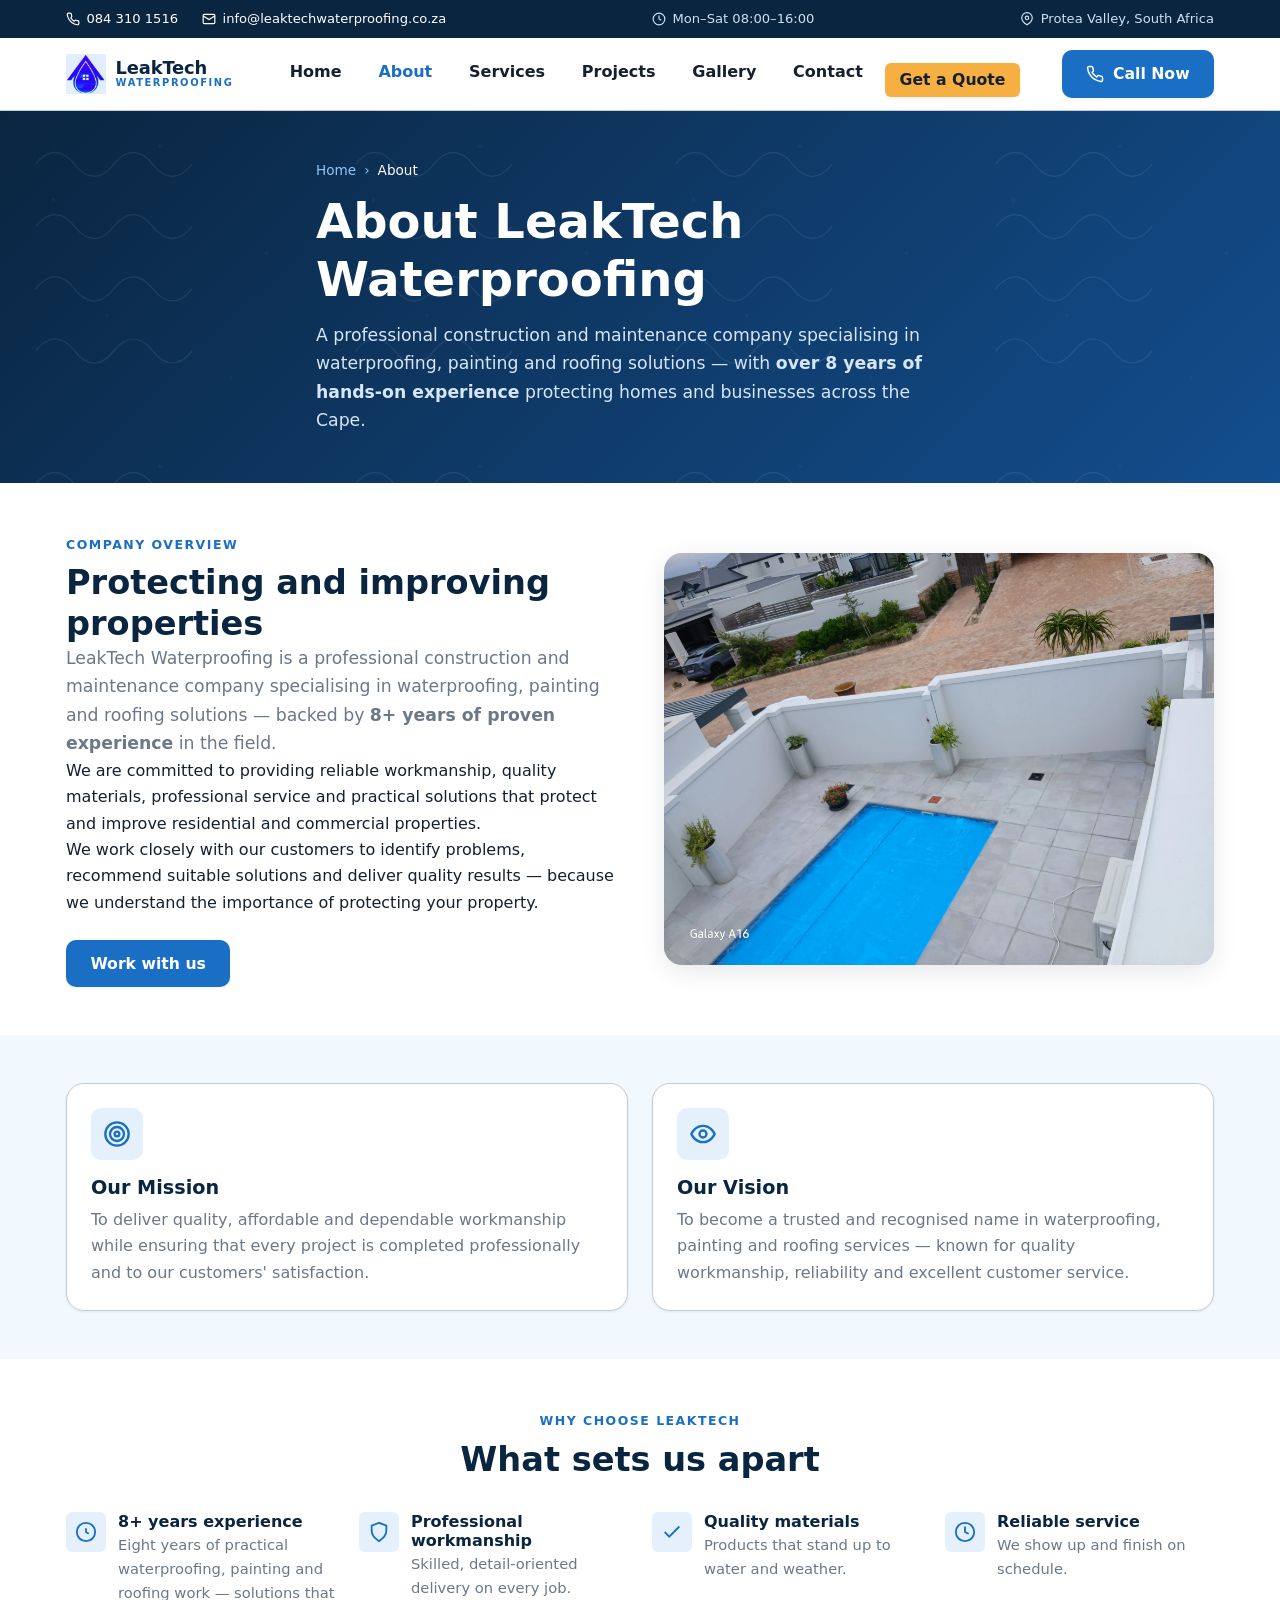
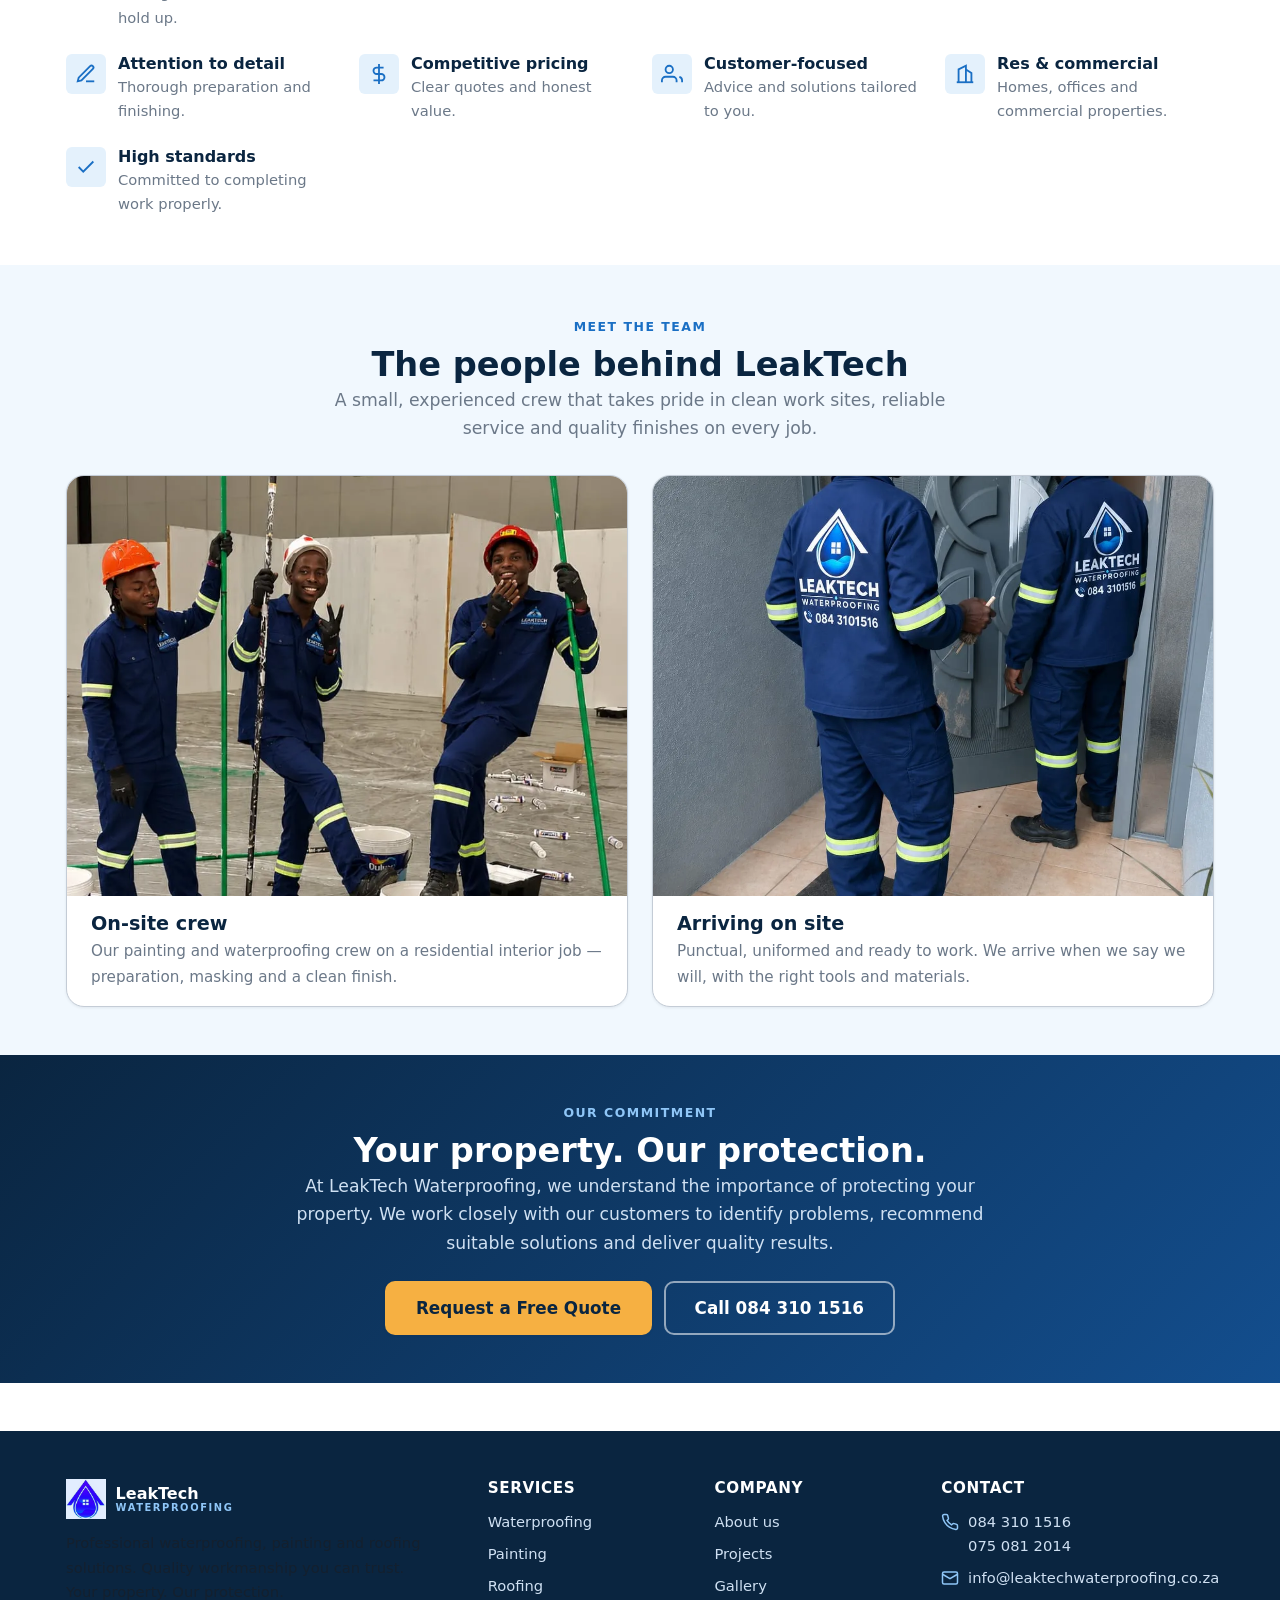
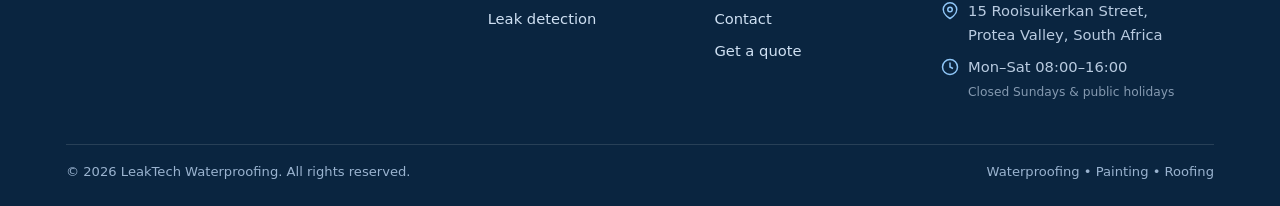
<file: leaktechwaterproofing/about.html>
<!DOCTYPE html>
<html lang="en">
<head>
  <meta charset="UTF-8">
  <meta name="viewport" content="width=device-width, initial-scale=1.0">
  <title>About Us | LeakTech Waterproofing</title>
  <meta name="description" content="LeakTech Waterproofing is a professional construction and maintenance company specialising in waterproofing, painting and roofing. Learn about our mission, vision and commitment to quality.">
  <meta name="keywords" content="about LeakTech Waterproofing, waterproofing company, painting, roofing, mission, vision">
  <meta name="author" content="LeakTech Waterproofing">
  <meta name="robots" content="index, follow">
  <link rel="canonical" href="https://leaktechwaterproofing.co.za/about.html">

  <meta property="og:type" content="website">
  <meta property="og:title" content="About LeakTech Waterproofing">
  <meta property="og:description" content="Professional waterproofing, painting and roofing. Quality workmanship, reliability and excellent customer service.">
  <meta property="og:url" content="https://leaktechwaterproofing.co.za/about.html">
  <meta property="og:image" content="https://leaktechwaterproofing.co.za/assets/images/logo.jpeg">
  <meta property="og:site_name" content="LeakTech Waterproofing">
  <meta name="twitter:card" content="summary_large_image">
  <meta name="twitter:title" content="About LeakTech Waterproofing">
  <meta name="twitter:description" content="Professional waterproofing, painting and roofing. Quality workmanship you can trust.">
  <meta name="twitter:image" content="https://leaktechwaterproofing.co.za/assets/images/logo.jpeg">

  <link rel="icon" type="image/svg+xml" href="assets/favicon.svg">
  <link rel="apple-touch-icon" href="assets/logo.svg">
  <meta name="theme-color" content="#0a2540">
  <link rel="stylesheet" href="css/styles.css">
</head>
<body>
  <a class="skip-link" href="#main">Skip to main content</a>

  <div class="topbar">
    <div class="container">
      <div class="topbar__links">
        <a class="topbar__item" href="tel:+27843101516"><svg class="icon" viewBox="0 0 24 24" fill="none" stroke="currentColor" stroke-width="2" aria-hidden="true"><path d="M22 16.92v3a2 2 0 0 1-2.18 2 19.79 19.79 0 0 1-8.63-3.07 19.5 19.5 0 0 1-6-6 19.79 19.79 0 0 1-3.07-8.67A2 2 0 0 1 4.11 2h3a2 2 0 0 1 2 1.72c.13.96.36 1.9.7 2.81a2 2 0 0 1-.45 2.11L8.09 9.91a16 16 0 0 0 6 6l1.27-1.27a2 2 0 0 1 2.11-.45c.91.34 1.85.57 2.81.7A2 2 0 0 1 22 16.92z"/></svg>084 310 1516</a>
        <a class="topbar__item" href="mailto:info@leaktechwaterproofing.co.za"><svg class="icon" viewBox="0 0 24 24" fill="none" stroke="currentColor" stroke-width="2" aria-hidden="true"><rect x="2" y="4" width="20" height="16" rx="2"/><path d="m22 7-10 6L2 7"/></svg>info@leaktechwaterproofing.co.za</a>
      </div>
      <span class="topbar__item"><svg class="icon" viewBox="0 0 24 24" fill="none" stroke="currentColor" stroke-width="2" aria-hidden="true"><circle cx="12" cy="12" r="10"/><path d="M12 6v6l4 2"/></svg>Mon&ndash;Sat 08:00&ndash;16:00</span>
      <span class="topbar__item"><svg class="icon" viewBox="0 0 24 24" fill="none" stroke="currentColor" stroke-width="2" aria-hidden="true"><path d="M21 10c0 7-9 12-9 12s-9-5-9-12a9 9 0 0 1 18 0z"/><circle cx="12" cy="10" r="3"/></svg>Protea Valley, South Africa</span>
    </div>
  </div>

  <header class="site-header">
    <div class="container header-bar">
      <a class="brand" href="index.html" aria-label="LeakTech Waterproofing home">
        <picture class="brand__logo-pic">
          <source type="image/webp" srcset="assets/images/logo.webp">
          <img class="brand__logo" src="assets/images/logo.jpeg" alt="LeakTech Waterproofing logo" width="40" height="40">
        </picture>
        <span class="brand__text">LeakTech <small>Waterproofing</small></span>
      </a>
      <nav class="primary-nav" id="primary-nav" aria-label="Primary">
        <ul>
          <li><a href="index.html">Home</a></li>
          <li><a href="about.html">About</a></li>
          <li><a href="services.html">Services</a></li>
          <li><a href="projects.html">Projects</a></li>
          <li><a href="gallery.html">Gallery</a></li>
          <li><a href="contact.html">Contact</a></li>
          <li class="nav-cta"><a class="btn btn--accent" href="contact.html#get-a-quote">Get a Quote</a></li>
        </ul>
      </nav>
      <a class="btn btn--primary header-cta" href="tel:+27843101516"><svg class="icon" viewBox="0 0 24 24" fill="none" stroke="currentColor" stroke-width="2" aria-hidden="true"><path d="M22 16.92v3a2 2 0 0 1-2.18 2 19.79 19.79 0 0 1-8.63-3.07 19.5 19.5 0 0 1-6-6 19.79 19.79 0 0 1-3.07-8.67A2 2 0 0 1 4.11 2h3a2 2 0 0 1 2 1.72c.13.96.36 1.9.7 2.81a2 2 0 0 1-.45 2.11L8.09 9.91a16 16 0 0 0 6 6l1.27-1.27a2 2 0 0 1 2.11-.45c.91.34 1.85.57 2.81.7A2 2 0 0 1 22 16.92z"/></svg>Call Now</a>
      <button class="nav-toggle" type="button" aria-controls="primary-nav" aria-expanded="false" aria-label="Toggle navigation menu"><span></span><span></span><span></span><span class="nav-toggle__label">Menu</span></button>
    </div>
  </header>

  <main id="main">
    <section class="page-hero">
      <div class="container page-hero__inner">
        <ol class="breadcrumb">
          <li><a href="index.html">Home</a></li>
          <li aria-current="page">About</li>
        </ol>
        <h1>About LeakTech Waterproofing</h1>
        <p>A professional construction and maintenance company specialising in waterproofing, painting and roofing solutions &mdash; with <strong>over 8 years of hands-on experience</strong> protecting homes and businesses across the Cape.</p>
      </div>
    </section>

    <section class="section">
      <div class="container split">
        <div>
          <span class="eyebrow">Company overview</span>
          <h2>Protecting and improving properties</h2>
          <p class="lead">LeakTech Waterproofing is a professional construction and maintenance company specialising in waterproofing, painting and roofing solutions &mdash; backed by <strong>8+ years of proven experience</strong> in the field.</p>
          <p>We are committed to providing reliable workmanship, quality materials, professional service and practical solutions that protect and improve residential and commercial properties.</p>
          <p>We work closely with our customers to identify problems, recommend suitable solutions and deliver quality results &mdash; because we understand the importance of protecting your property.</p>
          <a class="btn btn--primary mt-5" href="contact.html#get-a-quote">Work with us</a>
        </div>
        <div class="split__media">
          <picture>
            <source type="image/webp" srcset="assets/images/projects/courtyard-pool-retaining-walls.webp">
            <img src="assets/images/projects/courtyard-pool-retaining-walls.jpg" alt="Courtyard pool area with waterproofed retaining walls" loading="lazy" width="800" height="600">
          </picture>
        </div>
      </div>
    </section>

    <!-- Mission / Vision -->
    <section class="section section--alt">
      <div class="container">
        <div class="grid grid--2">
          <div class="card">
            <div class="card__icon" aria-hidden="true"><svg viewBox="0 0 24 24" fill="none" stroke="currentColor" stroke-width="2"><circle cx="12" cy="12" r="10"/><circle cx="12" cy="12" r="6"/><circle cx="12" cy="12" r="2"/></svg></div>
            <h3>Our Mission</h3>
            <p>To deliver quality, affordable and dependable workmanship while ensuring that every project is completed professionally and to our customers' satisfaction.</p>
          </div>
          <div class="card">
            <div class="card__icon" aria-hidden="true"><svg viewBox="0 0 24 24" fill="none" stroke="currentColor" stroke-width="2"><path d="M2 12s3-7 10-7 10 7 10 7-3 7-10 7-10-7-10-7z"/><circle cx="12" cy="12" r="3"/></svg></div>
            <h3>Our Vision</h3>
            <p>To become a trusted and recognised name in waterproofing, painting and roofing services &mdash; known for quality workmanship, reliability and excellent customer service.</p>
          </div>
        </div>
      </div>
    </section>

    <!-- Why choose us detailed -->
    <section class="section">
      <div class="container">
        <div class="section-head center">
          <span class="eyebrow">Why choose LeakTech</span>
          <h2>What sets us apart</h2>
        </div>
        <div class="grid grid--4">
          <div class="feature-mini"><div class="feature-mini__icon" aria-hidden="true"><svg viewBox="0 0 24 24" fill="none" stroke="currentColor" stroke-width="2"><path d="M12 8v4l3 2"/><circle cx="12" cy="12" r="10"/></svg></div><div><h4>8+ years experience</h4><p>Eight years of practical waterproofing, painting and roofing work &mdash; solutions that hold up.</p></div></div>
          <div class="feature-mini"><div class="feature-mini__icon" aria-hidden="true"><svg viewBox="0 0 24 24" fill="none" stroke="currentColor" stroke-width="2"><path d="M12 2 4 5v6c0 5 3.5 8 8 11 4.5-3 8-6 8-11V5l-8-3z"/></svg></div><div><h4>Professional workmanship</h4><p>Skilled, detail-oriented delivery on every job.</p></div></div>
          <div class="feature-mini"><div class="feature-mini__icon" aria-hidden="true"><svg viewBox="0 0 24 24" fill="none" stroke="currentColor" stroke-width="2"><path d="M20 6 9 17l-5-5"/></svg></div><div><h4>Quality materials</h4><p>Products that stand up to water and weather.</p></div></div>
          <div class="feature-mini"><div class="feature-mini__icon" aria-hidden="true"><svg viewBox="0 0 24 24" fill="none" stroke="currentColor" stroke-width="2"><circle cx="12" cy="12" r="10"/><path d="M12 6v6l4 2"/></svg></div><div><h4>Reliable service</h4><p>We show up and finish on schedule.</p></div></div>
          <div class="feature-mini"><div class="feature-mini__icon" aria-hidden="true"><svg viewBox="0 0 24 24" fill="none" stroke="currentColor" stroke-width="2"><path d="M12 20h9"/><path d="M16.5 3.5a2.1 2.1 0 0 1 3 3L7 19l-4 1 1-4Z"/></svg></div><div><h4>Attention to detail</h4><p>Thorough preparation and finishing.</p></div></div>
          <div class="feature-mini"><div class="feature-mini__icon" aria-hidden="true"><svg viewBox="0 0 24 24" fill="none" stroke="currentColor" stroke-width="2"><path d="M12 1v22"/><path d="M17 5H9.5a3.5 3.5 0 0 0 0 7h5a3.5 3.5 0 0 1 0 7H6"/></svg></div><div><h4>Competitive pricing</h4><p>Clear quotes and honest value.</p></div></div>
          <div class="feature-mini"><div class="feature-mini__icon" aria-hidden="true"><svg viewBox="0 0 24 24" fill="none" stroke="currentColor" stroke-width="2"><path d="M17 21v-2a4 4 0 0 0-4-4H5a4 4 0 0 0-4 4v2"/><circle cx="9" cy="7" r="4"/><path d="M23 21v-2a4 4 0 0 0-3-3.87"/></svg></div><div><h4>Customer-focused</h4><p>Advice and solutions tailored to you.</p></div></div>
          <div class="feature-mini"><div class="feature-mini__icon" aria-hidden="true"><svg viewBox="0 0 24 24" fill="none" stroke="currentColor" stroke-width="2"><path d="M3 21h18"/><path d="M5 21V7l8-4v18"/><path d="M19 21V11l-6-4"/></svg></div><div><h4>Res &amp; commercial</h4><p>Homes, offices and commercial properties.</p></div></div>
          <div class="feature-mini"><div class="feature-mini__icon" aria-hidden="true"><svg viewBox="0 0 24 24" fill="none" stroke="currentColor" stroke-width="2"><path d="M20 6 9 17l-5-5"/></svg></div><div><h4>High standards</h4><p>Committed to completing work properly.</p></div></div>
        </div>
      </div>
    </section>

    <!-- Meet the team -->
    <section class="section section--alt">
      <div class="container">
        <div class="section-head center">
          <span class="eyebrow">Meet the team</span>
          <h2>The people behind LeakTech</h2>
          <p class="lead">A small, experienced crew that takes pride in clean work sites, reliable service and quality finishes on every job.</p>
        </div>
        <div class="team-strip">
          <article class="team-card">
            <div class="team-card__media">
              <picture>
                <source type="image/webp" srcset="assets/images/team/team-painting-crew.webp">
                <img src="assets/images/team/team-painting-crew.jpg" alt="LeakTech painting crew at work on an interior job" loading="lazy" width="800" height="600">
              </picture>
            </div>
            <div class="team-card__body">
              <h3>On-site crew</h3>
              <p>Our painting and waterproofing crew on a residential interior job — preparation, masking and a clean finish.</p>
            </div>
          </article>
          <article class="team-card">
            <div class="team-card__media">
              <picture>
                <source type="image/webp" srcset="assets/images/team/team-arrival-jackets.webp">
                <img src="assets/images/team/team-arrival-jackets.jpg" alt="LeakTech team arriving on site in branded jackets" loading="lazy" width="800" height="600">
              </picture>
            </div>
            <div class="team-card__body">
              <h3>Arriving on site</h3>
              <p>Punctual, uniformed and ready to work. We arrive when we say we will, with the right tools and materials.</p>
            </div>
          </article>
        </div>
      </div>
    </section>

    <!-- Our commitment -->
    <section class="section section--dark">
      <div class="container container--narrow center-stack">
        <span class="eyebrow">Our commitment</span>
        <h2>Your property. Our protection.</h2>
        <p class="lead">At LeakTech Waterproofing, we understand the importance of protecting your property. We work closely with our customers to identify problems, recommend suitable solutions and deliver quality results.</p>
        <div class="cluster cluster--center mt-5">
          <a class="btn btn--accent btn--lg" href="contact.html#get-a-quote">Request a Free Quote</a>
          <a class="btn btn--ghost btn--lg" href="tel:+27843101516">Call 084 310 1516</a>
        </div>
      </div>
    </section>
  </main>

  <footer class="site-footer">
    <div class="container">
      <div class="footer-grid">
        <div>
          <div class="footer-brand"><picture class="brand__logo-pic"><source type="image/webp" srcset="assets/images/logo.webp"><img class="brand__logo" src="assets/images/logo.jpeg" alt="LeakTech Waterproofing logo" width="40" height="40"></picture><span class="brand__text" style="font-weight:800;color:#fff;">LeakTech <small>Waterproofing</small></span></div>
          <p style="font-size:0.92rem;max-width:38ch;">Professional waterproofing, painting and roofing solutions. Quality workmanship you can trust. Your property. Our protection.</p>
        </div>
        <div><h4>Services</h4><ul class="footer-list"><li><a href="services.html#waterproofing">Waterproofing</a></li><li><a href="services.html#painting">Painting</a></li><li><a href="services.html#roofing">Roofing</a></li><li><a href="services.html#leak-detection">Leak detection</a></li></ul></div>
        <div><h4>Company</h4><ul class="footer-list"><li><a href="about.html">About us</a></li><li><a href="projects.html">Projects</a></li><li><a href="gallery.html">Gallery</a></li><li><a href="contact.html">Contact</a></li><li><a href="contact.html#get-a-quote">Get a quote</a></li></ul></div>
        <div><h4>Contact</h4><ul class="footer-list footer-contact">
          <li><svg viewBox="0 0 24 24" fill="none" stroke="currentColor" stroke-width="2" aria-hidden="true"><path d="M22 16.92v3a2 2 0 0 1-2.18 2 19.79 19.79 0 0 1-8.63-3.07 19.5 19.5 0 0 1-6-6 19.79 19.79 0 0 1-3.07-8.67A2 2 0 0 1 4.11 2h3a2 2 0 0 1 2 1.72c.13.96.36 1.9.7 2.81a2 2 0 0 1-.45 2.11L8.09 9.91a16 16 0 0 0 6 6l1.27-1.27a2 2 0 0 1 2.11-.45c.91.34 1.85.57 2.81.7A2 2 0 0 1 22 16.92z"/></svg><span><a href="tel:+27843101516">084 310 1516</a><br><a href="tel:+27750812014">075 081 2014</a></span></li>
          <li><svg viewBox="0 0 24 24" fill="none" stroke="currentColor" stroke-width="2" aria-hidden="true"><rect x="2" y="4" width="20" height="16" rx="2"/><path d="m22 7-10 6L2 7"/></svg><a href="mailto:info@leaktechwaterproofing.co.za">info@leaktechwaterproofing.co.za</a></li>
          <li><svg viewBox="0 0 24 24" fill="none" stroke="currentColor" stroke-width="2" aria-hidden="true"><path d="M21 10c0 7-9 12-9 12s-9-5-9-12a9 9 0 0 1 18 0z"/><circle cx="12" cy="10" r="3"/></svg><span>15 Rooisuikerkan Street,<br>Protea Valley, South Africa</span></li>
          <li><svg viewBox="0 0 24 24" fill="none" stroke="currentColor" stroke-width="2" aria-hidden="true"><circle cx="12" cy="12" r="10"/><path d="M12 6v6l4 2"/></svg><span>Mon&ndash;Sat 08:00&ndash;16:00<br><small style="opacity:.7;">Closed Sundays &amp; public holidays</small></span></li>
        </ul></div>
      </div>
      <div class="footer-bottom"><span>&copy; <span id="year">2026</span> LeakTech Waterproofing. All rights reserved.</span><span>Waterproofing &bull; Painting &bull; Roofing</span></div>
    </div>
  </footer>

  <a class="fab-phone" href="tel:+27843101516" aria-label="Call LeakTech Waterproofing"><svg viewBox="0 0 24 24" fill="none" stroke="currentColor" stroke-width="2" aria-hidden="true"><path d="M22 16.92v3a2 2 0 0 1-2.18 2 19.79 19.79 0 0 1-8.63-3.07 19.5 19.5 0 0 1-6-6 19.79 19.79 0 0 1-3.07-8.67A2 2 0 0 1 4.11 2h3a2 2 0 0 1 2 1.72c.13.96.36 1.9.7 2.81a2 2 0 0 1-.45 2.11L8.09 9.91a16 16 0 0 0 6 6l1.27-1.27a2 2 0 0 1 2.11-.45c.91.34 1.85.57 2.81.7A2 2 0 0 1 22 16.92z"/></svg><span class="fab-phone__label">Call</span></a>

  <script src="js/main.js" defer></script>
</body>
</html>
</file>
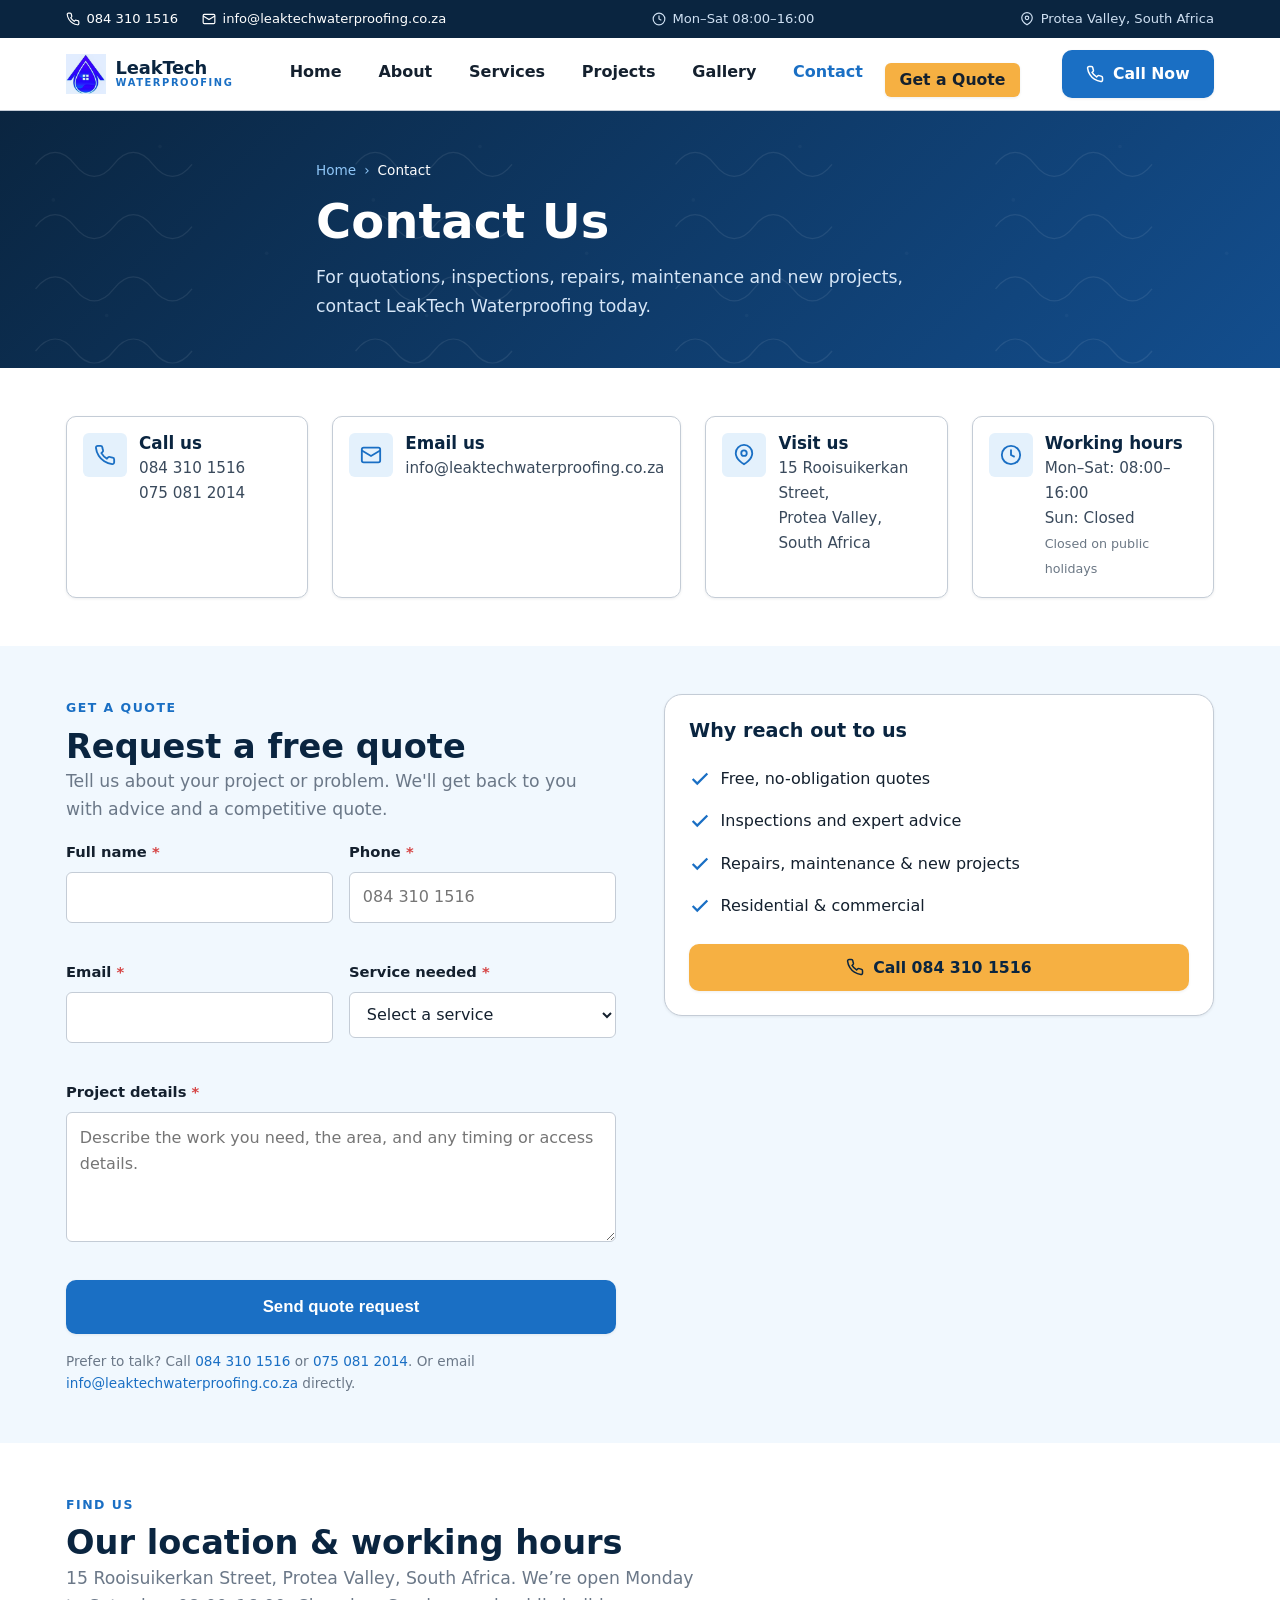
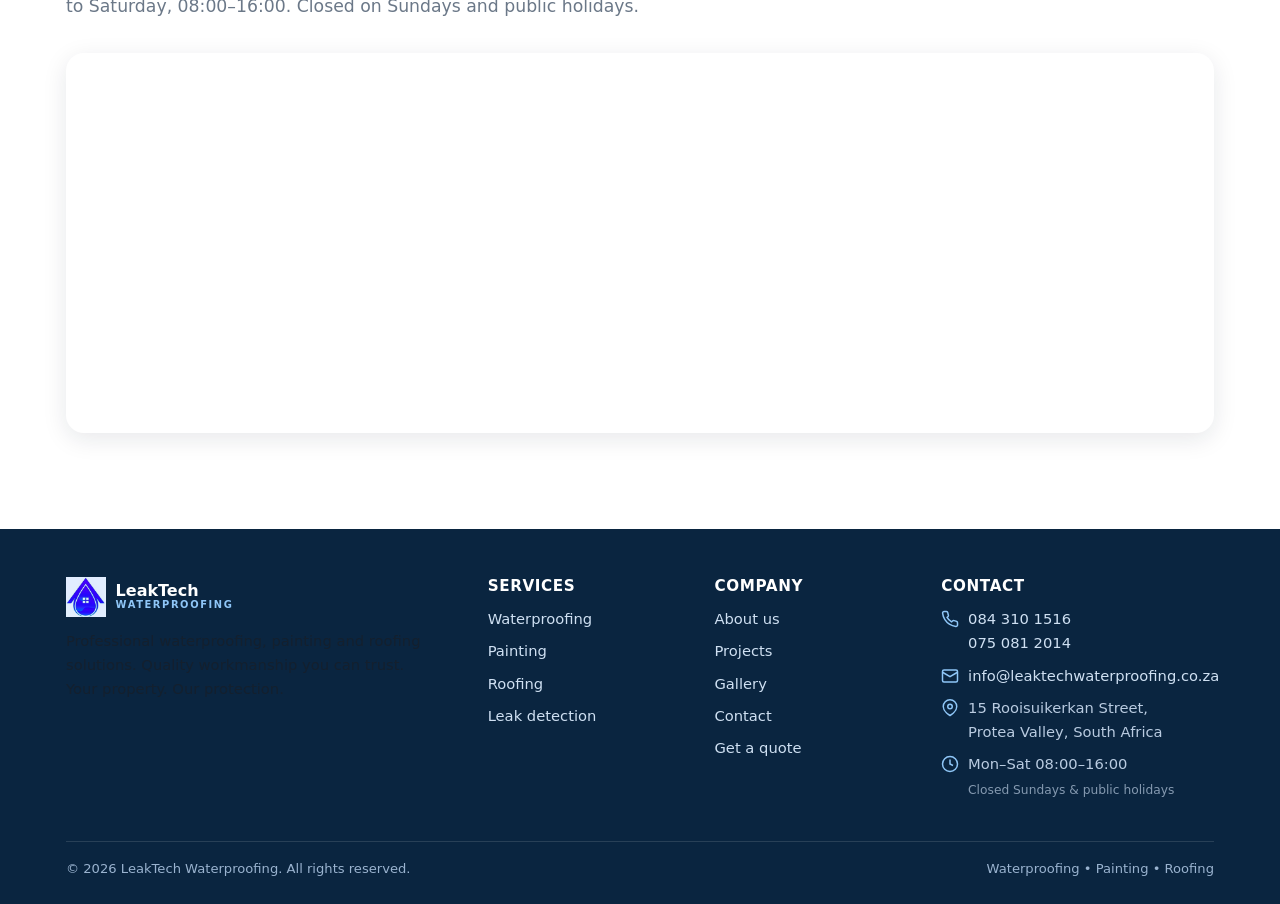
<file: leaktechwaterproofing/contact.html>
<!DOCTYPE html>
<html lang="en">
<head>
  <meta charset="UTF-8">
  <meta name="viewport" content="width=device-width, initial-scale=1.0">
  <title>Contact &amp; Get a Quote | LeakTech Waterproofing</title>
  <meta name="description" content="Contact LeakTech Waterproofing for quotations, inspections, repairs, maintenance and new projects. Call 084 310 1516 or request a free quote online.">
  <meta name="keywords" content="contact LeakTech Waterproofing, request a quote, waterproofing quote, painting quote, roofing quote, South Africa">
  <meta name="author" content="LeakTech Waterproofing">
  <meta name="robots" content="index, follow">
  <link rel="canonical" href="https://leaktechwaterproofing.co.za/contact.html">

  <meta property="og:type" content="website">
  <meta property="og:title" content="Contact &amp; Get a Quote | LeakTech Waterproofing">
  <meta property="og:description" content="Request a free quote for waterproofing, painting or roofing. Call 084 310 1516.">
  <meta property="og:url" content="https://leaktechwaterproofing.co.za/contact.html">
  <meta property="og:image" content="https://leaktechwaterproofing.co.za/assets/images/logo.jpeg">
  <meta property="og:site_name" content="LeakTech Waterproofing">
  <meta name="twitter:card" content="summary_large_image">
  <meta name="twitter:title" content="Contact &amp; Get a Quote | LeakTech Waterproofing">
  <meta name="twitter:description" content="Request a free quote. Call 084 310 1516.">
  <meta name="twitter:image" content="https://leaktechwaterproofing.co.za/assets/images/logo.jpeg">

  <link rel="icon" type="image/svg+xml" href="assets/favicon.svg">
  <link rel="apple-touch-icon" href="assets/logo.svg">
  <meta name="theme-color" content="#0a2540">
  <link rel="stylesheet" href="css/styles.css">

  <script type="application/ld+json">
  {
    "@context": "https://schema.org",
    "@type": "ContactPage",
    "name": "Contact LeakTech Waterproofing",
    "url": "https://leaktechwaterproofing.co.za/contact.html",
    "mainEntity": {
      "@type": "HomeAndConstructionBusiness",
      "name": "LeakTech Waterproofing",
      "telephone": ["+27843101516", "+27750812014"],
      "email": "info@leaktechwaterproofing.co.za",
      "address": {
        "@type": "PostalAddress",
        "streetAddress": "15 Rooisuikerkan Street, Protea Valley",
        "addressCountry": "ZA"
      },
      "openingHoursSpecification": [{
        "@type": "OpeningHoursSpecification",
        "dayOfWeek": ["Monday", "Tuesday", "Wednesday", "Thursday", "Friday", "Saturday"],
        "opens": "08:00",
        "closes": "16:00"
      }]
    }
  }
  </script>
</head>
<body>
  <a class="skip-link" href="#main">Skip to main content</a>

  <div class="topbar">
    <div class="container">
      <div class="topbar__links">
        <a class="topbar__item" href="tel:+27843101516"><svg class="icon" viewBox="0 0 24 24" fill="none" stroke="currentColor" stroke-width="2" aria-hidden="true"><path d="M22 16.92v3a2 2 0 0 1-2.18 2 19.79 19.79 0 0 1-8.63-3.07 19.5 19.5 0 0 1-6-6 19.79 19.79 0 0 1-3.07-8.67A2 2 0 0 1 4.11 2h3a2 2 0 0 1 2 1.72c.13.96.36 1.9.7 2.81a2 2 0 0 1-.45 2.11L8.09 9.91a16 16 0 0 0 6 6l1.27-1.27a2 2 0 0 1 2.11-.45c.91.34 1.85.57 2.81.7A2 2 0 0 1 22 16.92z"/></svg>084 310 1516</a>
        <a class="topbar__item" href="mailto:info@leaktechwaterproofing.co.za"><svg class="icon" viewBox="0 0 24 24" fill="none" stroke="currentColor" stroke-width="2" aria-hidden="true"><rect x="2" y="4" width="20" height="16" rx="2"/><path d="m22 7-10 6L2 7"/></svg>info@leaktechwaterproofing.co.za</a>
      </div>
      <span class="topbar__item"><svg class="icon" viewBox="0 0 24 24" fill="none" stroke="currentColor" stroke-width="2" aria-hidden="true"><circle cx="12" cy="12" r="10"/><path d="M12 6v6l4 2"/></svg>Mon&ndash;Sat 08:00&ndash;16:00</span>
      <span class="topbar__item"><svg class="icon" viewBox="0 0 24 24" fill="none" stroke="currentColor" stroke-width="2" aria-hidden="true"><path d="M21 10c0 7-9 12-9 12s-9-5-9-12a9 9 0 0 1 18 0z"/><circle cx="12" cy="10" r="3"/></svg>Protea Valley, South Africa</span>
    </div>
  </div>

  <header class="site-header">
    <div class="container header-bar">
      <a class="brand" href="index.html" aria-label="LeakTech Waterproofing home"><picture class="brand__logo-pic"><source type="image/webp" srcset="assets/images/logo.webp"><img class="brand__logo" src="assets/images/logo.jpeg" alt="LeakTech Waterproofing logo" width="40" height="40"></picture><span class="brand__text">LeakTech <small>Waterproofing</small></span></a>
      <nav class="primary-nav" id="primary-nav" aria-label="Primary"><ul>
        <li><a href="index.html">Home</a></li>
        <li><a href="about.html">About</a></li>
        <li><a href="services.html">Services</a></li>
        <li><a href="projects.html">Projects</a></li>
        <li><a href="gallery.html">Gallery</a></li>
        <li><a href="contact.html">Contact</a></li>
        <li class="nav-cta"><a class="btn btn--accent" href="#get-a-quote">Get a Quote</a></li>
      </ul></nav>
      <a class="btn btn--primary header-cta" href="tel:+27843101516"><svg class="icon" viewBox="0 0 24 24" fill="none" stroke="currentColor" stroke-width="2" aria-hidden="true"><path d="M22 16.92v3a2 2 0 0 1-2.18 2 19.79 19.79 0 0 1-8.63-3.07 19.5 19.5 0 0 1-6-6 19.79 19.79 0 0 1-3.07-8.67A2 2 0 0 1 4.11 2h3a2 2 0 0 1 2 1.72c.13.96.36 1.9.7 2.81a2 2 0 0 1-.45 2.11L8.09 9.91a16 16 0 0 0 6 6l1.27-1.27a2 2 0 0 1 2.11-.45c.91.34 1.85.57 2.81.7A2 2 0 0 1 22 16.92z"/></svg>Call Now</a>
      <button class="nav-toggle" type="button" aria-controls="primary-nav" aria-expanded="false" aria-label="Toggle navigation menu"><span></span><span></span><span></span><span class="nav-toggle__label">Menu</span></button>
    </div>
  </header>

  <main id="main">
    <section class="page-hero">
      <div class="container page-hero__inner">
        <ol class="breadcrumb"><li><a href="index.html">Home</a></li><li aria-current="page">Contact</li></ol>
        <h1>Contact Us</h1>
        <p>For quotations, inspections, repairs, maintenance and new projects, contact LeakTech Waterproofing today.</p>
      </div>
    </section>

    <!-- Quick contact cards -->
    <section class="section">
      <div class="container">
        <div class="grid grid--4">
          <div class="contact-card">
            <div class="contact-card__icon" aria-hidden="true"><svg viewBox="0 0 24 24" fill="none" stroke="currentColor" stroke-width="2"><path d="M22 16.92v3a2 2 0 0 1-2.18 2 19.79 19.79 0 0 1-8.63-3.07 19.5 19.5 0 0 1-6-6 19.79 19.79 0 0 1-3.07-8.67A2 2 0 0 1 4.11 2h3a2 2 0 0 1 2 1.72c.13.96.36 1.9.7 2.81a2 2 0 0 1-.45 2.11L8.09 9.91a16 16 0 0 0 6 6l1.27-1.27a2 2 0 0 1 2.11-.45c.91.34 1.85.57 2.81.7A2 2 0 0 1 22 16.92z"/></svg></div>
            <div><h3>Call us</h3><p><a href="tel:+27843101516">084 310 1516</a><br><a href="tel:+27750812014">075 081 2014</a></p></div>
          </div>
          <div class="contact-card">
            <div class="contact-card__icon" aria-hidden="true"><svg viewBox="0 0 24 24" fill="none" stroke="currentColor" stroke-width="2"><rect x="2" y="4" width="20" height="16" rx="2"/><path d="m22 7-10 6L2 7"/></svg></div>
            <div><h3>Email us</h3><p><a href="mailto:info@leaktechwaterproofing.co.za">info@leaktechwaterproofing.co.za</a></p></div>
          </div>
          <div class="contact-card">
            <div class="contact-card__icon" aria-hidden="true"><svg viewBox="0 0 24 24" fill="none" stroke="currentColor" stroke-width="2"><path d="M21 10c0 7-9 12-9 12s-9-5-9-12a9 9 0 0 1 18 0z"/><circle cx="12" cy="10" r="3"/></svg></div>
            <div><h3>Visit us</h3><p>15 Rooisuikerkan Street,<br>Protea Valley, South Africa</p></div>
          </div>
          <div class="contact-card">
            <div class="contact-card__icon" aria-hidden="true"><svg viewBox="0 0 24 24" fill="none" stroke="currentColor" stroke-width="2"><circle cx="12" cy="12" r="10"/><path d="M12 6v6l4 2"/></svg></div>
            <div>
              <h3>Working hours</h3>
              <p>Mon&ndash;Sat: 08:00&ndash;16:00<br>Sun: Closed<br><small style="opacity:.75;">Closed on public holidays</small></p>
            </div>
          </div>
        </div>
      </div>
    </section>

    <!-- Quote form + info -->
    <section id="get-a-quote" class="section section--alt">
      <div class="container split" style="align-items:start;">
        <div>
          <span class="eyebrow">Get a quote</span>
          <h2>Request a free quote</h2>
          <p class="lead">Tell us about your project or problem. We'll get back to you with advice and a competitive quote.</p>

          <div id="thank-you" class="form-success" role="status" aria-live="polite">
            <strong>Thank you!</strong> Your quote request has been sent. We&rsquo;ll be in touch shortly. If you don&rsquo;t hear from us within one working day, please call <a href="tel:+27843101516">084 310 1516</a> or email <a href="mailto:info@leaktechwaterproofing.co.za">info@leaktechwaterproofing.co.za</a>.
          </div>

          <form id="quote-form" class="form mt-4" action="https://formsubmit.co/info@leaktechwaterproofing.co.za" method="POST" novalidate>
            <!-- FormSubmit config: custom subject, redirect back here on success, honeypot for spam -->
            <input type="hidden" name="_subject" value="Quote request — LeakTech Waterproofing">
            <input type="hidden" name="_template" value="table">
            <input type="hidden" name="_next" value="https://leaktechwaterproofing.co.za/contact.html#thank-you">
            <input type="text" name="_honey" style="display:none" tabindex="-1" autocomplete="off" aria-hidden="true">
            <div class="form__row">
              <div class="field">
                <label for="q-name">Full name <span class="req" aria-hidden="true">*</span></label>
                <input type="text" id="q-name" name="name" autocomplete="name" data-required aria-required="true">
                <span class="field__error" aria-live="polite"></span>
              </div>
              <div class="field">
                <label for="q-phone">Phone <span class="req" aria-hidden="true">*</span></label>
                <input type="tel" id="q-phone" name="phone" autocomplete="tel" data-required aria-required="true" placeholder="084 310 1516">
                <span class="field__error" aria-live="polite"></span>
              </div>
            </div>

            <div class="form__row">
              <div class="field">
                <label for="q-email">Email <span class="req" aria-hidden="true">*</span></label>
                <input type="email" id="q-email" name="email" autocomplete="email" data-required aria-required="true">
                <span class="field__error" aria-live="polite"></span>
              </div>
              <div class="field">
                <label for="q-service">Service needed <span class="req" aria-hidden="true">*</span></label>
                <select id="q-service" name="service" data-required aria-required="true">
                  <option value="" selected disabled>Select a service</option>
                  <option value="Waterproofing">Waterproofing</option>
                  <option value="Painting">Painting</option>
                  <option value="Roofing">Roofing</option>
                  <option value="Leak detection">Leak detection</option>
                  <option value="Damp-proofing">Damp-proofing</option>
                  <option value="Maintenance">Maintenance</option>
                  <option value="Other">Other</option>
                </select>
                <span class="field__error" aria-live="polite"></span>
              </div>
            </div>

            <div class="field">
              <label for="q-message">Project details <span class="req" aria-hidden="true">*</span></label>
              <textarea id="q-message" name="message" data-required aria-required="true" placeholder="Describe the work you need, the area, and any timing or access details."></textarea>
              <span class="field__error" aria-live="polite"></span>
            </div>

            <button type="submit" class="btn btn--primary btn--lg">Send quote request</button>
            <p class="form-note">Prefer to talk? Call <a href="tel:+27843101516">084 310 1516</a> or <a href="tel:+27750812014">075 081 2014</a>. Or email <a href="mailto:info@leaktechwaterproofing.co.za">info@leaktechwaterproofing.co.za</a> directly.</p>
          </form>
        </div>

        <aside>
          <div class="card">
            <h3>Why reach out to us</h3>
            <ul class="checklist">
              <li><svg viewBox="0 0 24 24" fill="none" stroke="currentColor" stroke-width="2.5" aria-hidden="true"><path d="M20 6 9 17l-5-5"/></svg> Free, no-obligation quotes</li>
              <li><svg viewBox="0 0 24 24" fill="none" stroke="currentColor" stroke-width="2.5" aria-hidden="true"><path d="M20 6 9 17l-5-5"/></svg> Inspections and expert advice</li>
              <li><svg viewBox="0 0 24 24" fill="none" stroke="currentColor" stroke-width="2.5" aria-hidden="true"><path d="M20 6 9 17l-5-5"/></svg> Repairs, maintenance &amp; new projects</li>
              <li><svg viewBox="0 0 24 24" fill="none" stroke="currentColor" stroke-width="2.5" aria-hidden="true"><path d="M20 6 9 17l-5-5"/></svg> Residential &amp; commercial</li>
            </ul>
            <a class="btn btn--accent btn--block mt-4" href="tel:+27843101516">
              <svg class="icon" viewBox="0 0 24 24" fill="none" stroke="currentColor" stroke-width="2" aria-hidden="true"><path d="M22 16.92v3a2 2 0 0 1-2.18 2 19.79 19.79 0 0 1-8.63-3.07 19.5 19.5 0 0 1-6-6 19.79 19.79 0 0 1-3.07-8.67A2 2 0 0 1 4.11 2h3a2 2 0 0 1 2 1.72c.13.96.36 1.9.7 2.81a2 2 0 0 1-.45 2.11L8.09 9.91a16 16 0 0 0 6 6l1.27-1.27a2 2 0 0 1 2.11-.45c.91.34 1.85.57 2.81.7A2 2 0 0 1 22 16.92z"/></svg>
              Call 084 310 1516
            </a>
          </div>
        </aside>
      </div>
    </section>

    <!-- Map -->
    <section class="section">
      <div class="container">
        <div class="section-head">
          <span class="eyebrow">Find us</span>
          <h2>Our location &amp; working hours</h2>
          <p class="lead">15 Rooisuikerkan Street, Protea Valley, South Africa. We&rsquo;re open Monday to Saturday, 08:00&ndash;16:00. Closed on Sundays and public holidays.</p>
        </div>
        <iframe
          class="map-embed"
          title="Map showing LeakTech Waterproofing location at 15 Rooisuikerkan Street, Protea Valley, South Africa"
          src="https://www.google.com/maps?q=15+Rooisuikerkan+Street,+Protea+Valley,+South+Africa&output=embed"
          loading="lazy"
          referrerpolicy="no-referrer-when-downgrade"
          allowfullscreen></iframe>
      </div>
    </section>
  </main>

  <footer class="site-footer">
    <div class="container">
      <div class="footer-grid">
        <div><div class="footer-brand"><picture class="brand__logo-pic"><source type="image/webp" srcset="assets/images/logo.webp"><img class="brand__logo" src="assets/images/logo.jpeg" alt="LeakTech Waterproofing logo" width="40" height="40"></picture><span class="brand__text" style="font-weight:800;color:#fff;">LeakTech <small>Waterproofing</small></span></div><p style="font-size:0.92rem;max-width:38ch;">Professional waterproofing, painting and roofing solutions. Quality workmanship you can trust. Your property. Our protection.</p></div>
        <div><h4>Services</h4><ul class="footer-list"><li><a href="services.html#waterproofing">Waterproofing</a></li><li><a href="services.html#painting">Painting</a></li><li><a href="services.html#roofing">Roofing</a></li><li><a href="services.html#leak-detection">Leak detection</a></li></ul></div>
        <div><h4>Company</h4><ul class="footer-list"><li><a href="about.html">About us</a></li><li><a href="projects.html">Projects</a></li><li><a href="gallery.html">Gallery</a></li><li><a href="contact.html">Contact</a></li><li><a href="contact.html#get-a-quote">Get a quote</a></li></ul></div>
        <div><h4>Contact</h4><ul class="footer-list footer-contact">
          <li><svg viewBox="0 0 24 24" fill="none" stroke="currentColor" stroke-width="2" aria-hidden="true"><path d="M22 16.92v3a2 2 0 0 1-2.18 2 19.79 19.79 0 0 1-8.63-3.07 19.5 19.5 0 0 1-6-6 19.79 19.79 0 0 1-3.07-8.67A2 2 0 0 1 4.11 2h3a2 2 0 0 1 2 1.72c.13.96.36 1.9.7 2.81a2 2 0 0 1-.45 2.11L8.09 9.91a16 16 0 0 0 6 6l1.27-1.27a2 2 0 0 1 2.11-.45c.91.34 1.85.57 2.81.7A2 2 0 0 1 22 16.92z"/></svg><span><a href="tel:+27843101516">084 310 1516</a><br><a href="tel:+27750812014">075 081 2014</a></span></li>
          <li><svg viewBox="0 0 24 24" fill="none" stroke="currentColor" stroke-width="2" aria-hidden="true"><rect x="2" y="4" width="20" height="16" rx="2"/><path d="m22 7-10 6L2 7"/></svg><a href="mailto:info@leaktechwaterproofing.co.za">info@leaktechwaterproofing.co.za</a></li>
          <li><svg viewBox="0 0 24 24" fill="none" stroke="currentColor" stroke-width="2" aria-hidden="true"><path d="M21 10c0 7-9 12-9 12s-9-5-9-12a9 9 0 0 1 18 0z"/><circle cx="12" cy="10" r="3"/></svg><span>15 Rooisuikerkan Street,<br>Protea Valley, South Africa</span></li>
          <li><svg viewBox="0 0 24 24" fill="none" stroke="currentColor" stroke-width="2" aria-hidden="true"><circle cx="12" cy="12" r="10"/><path d="M12 6v6l4 2"/></svg><span>Mon&ndash;Sat 08:00&ndash;16:00<br><small style="opacity:.7;">Closed Sundays &amp; public holidays</small></span></li>
        </ul></div>
      </div>
      <div class="footer-bottom"><span>&copy; <span id="year">2026</span> LeakTech Waterproofing. All rights reserved.</span><span>Waterproofing &bull; Painting &bull; Roofing</span></div>
    </div>
  </footer>

  <a class="fab-phone" href="tel:+27843101516" aria-label="Call LeakTech Waterproofing"><svg viewBox="0 0 24 24" fill="none" stroke="currentColor" stroke-width="2" aria-hidden="true"><path d="M22 16.92v3a2 2 0 0 1-2.18 2 19.79 19.79 0 0 1-8.63-3.07 19.5 19.5 0 0 1-6-6 19.79 19.79 0 0 1-3.07-8.67A2 2 0 0 1 4.11 2h3a2 2 0 0 1 2 1.72c.13.96.36 1.9.7 2.81a2 2 0 0 1-.45 2.11L8.09 9.91a16 16 0 0 0 6 6l1.27-1.27a2 2 0 0 1 2.11-.45c.91.34 1.85.57 2.81.7A2 2 0 0 1 22 16.92z"/></svg><span class="fab-phone__label">Call</span></a>

  <script src="js/main.js" defer></script>
</body>
</html>
</file>
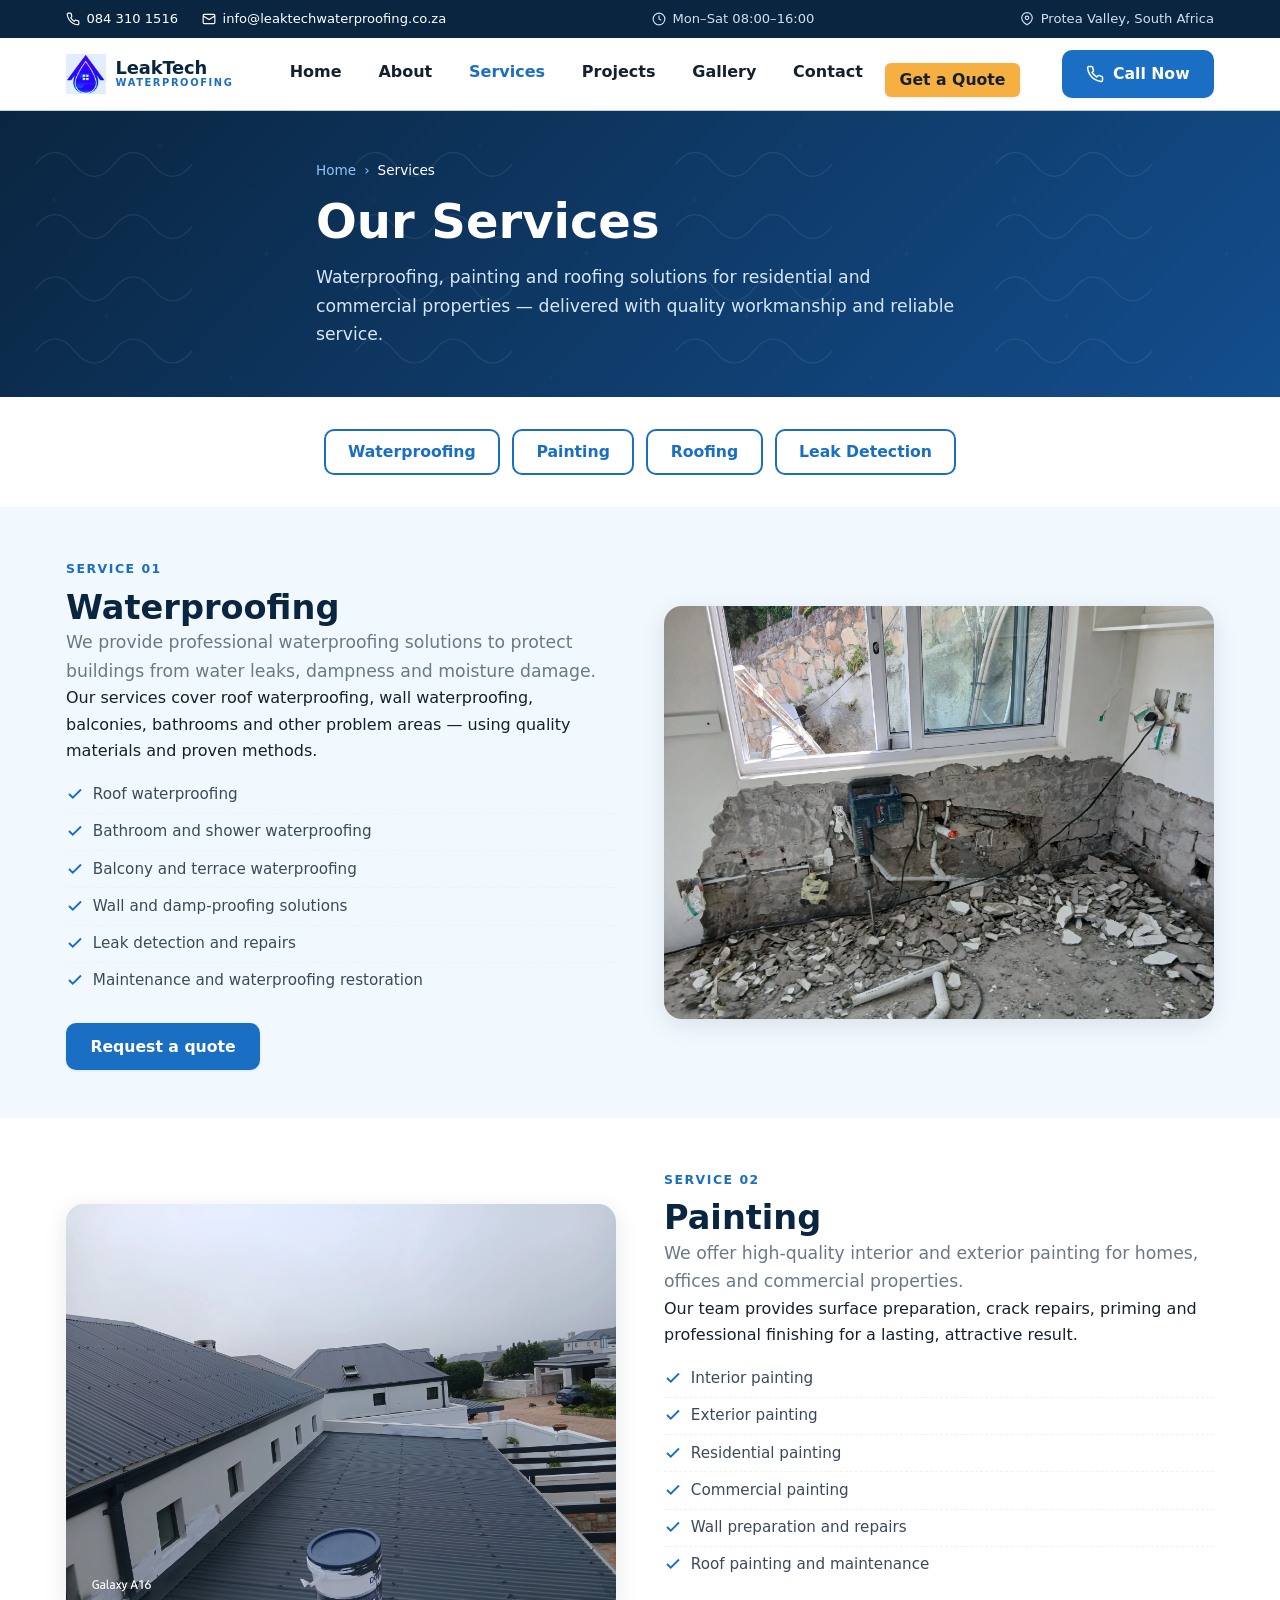
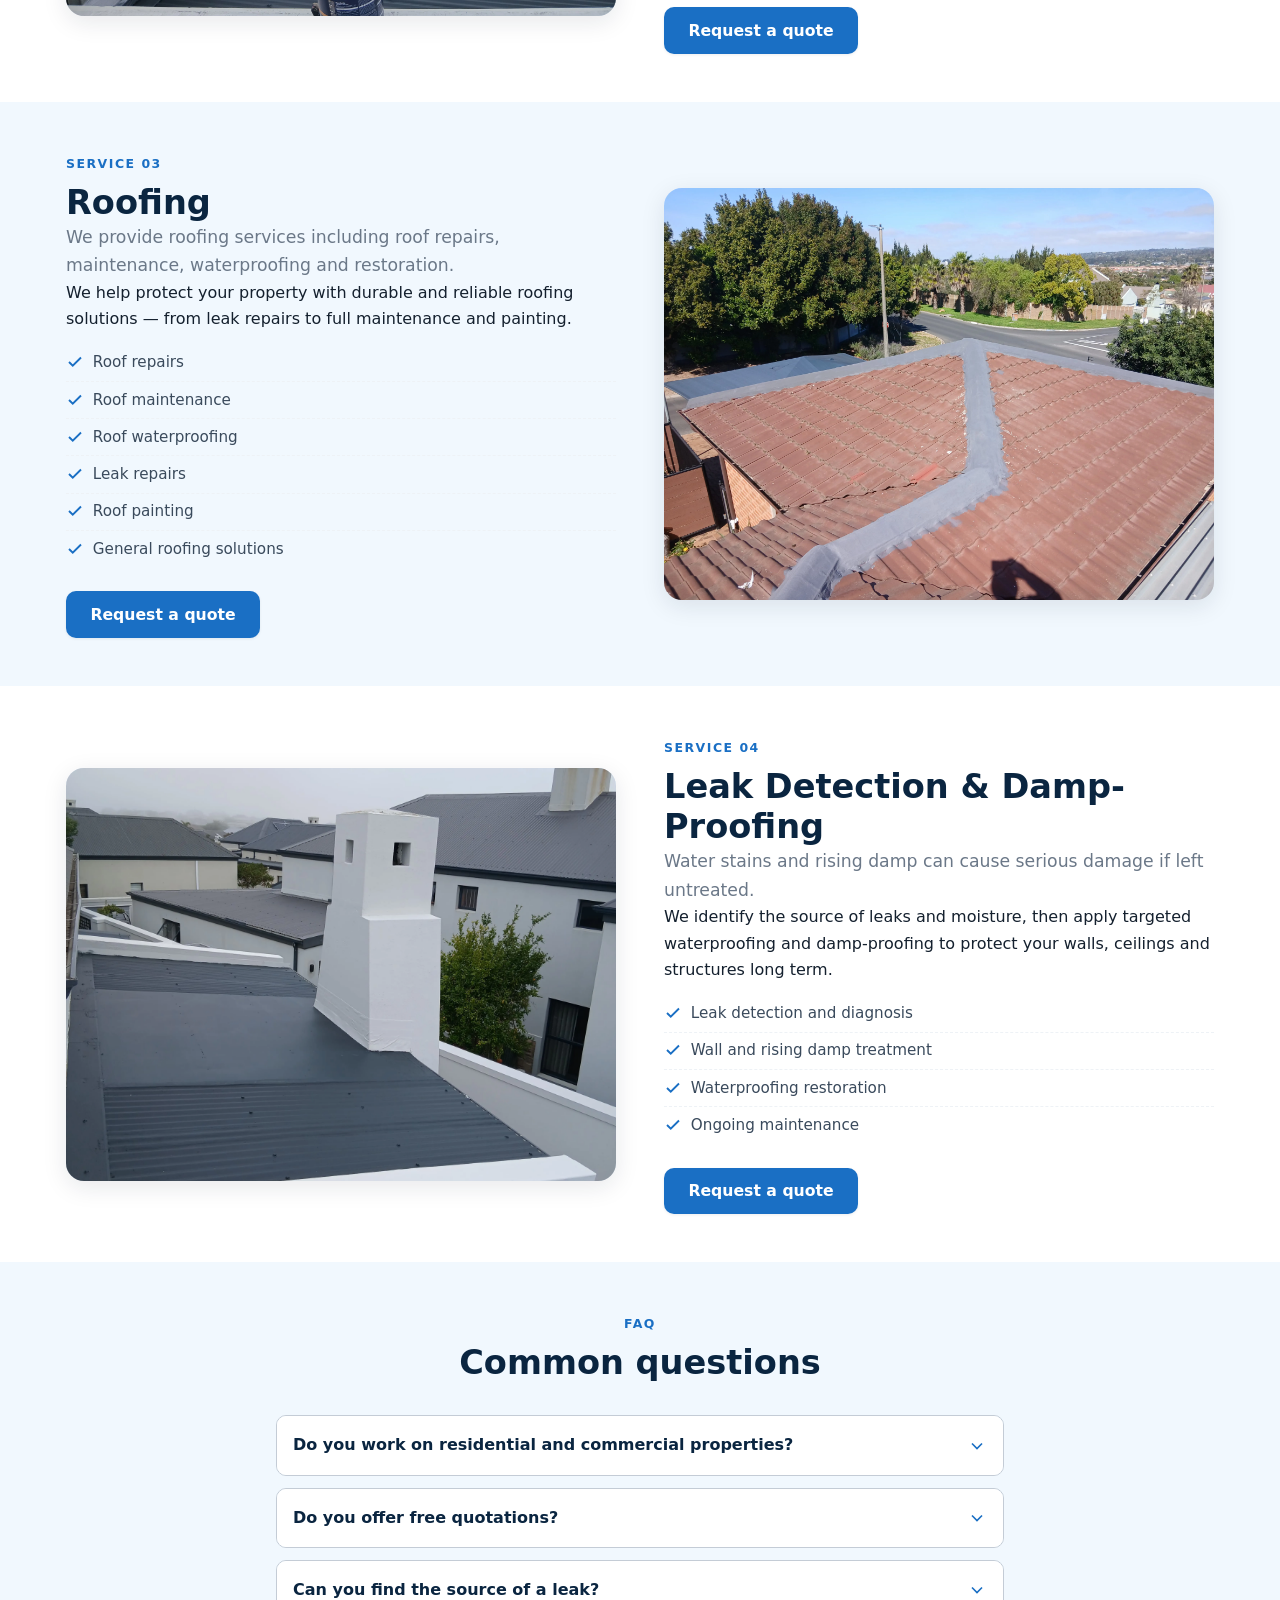
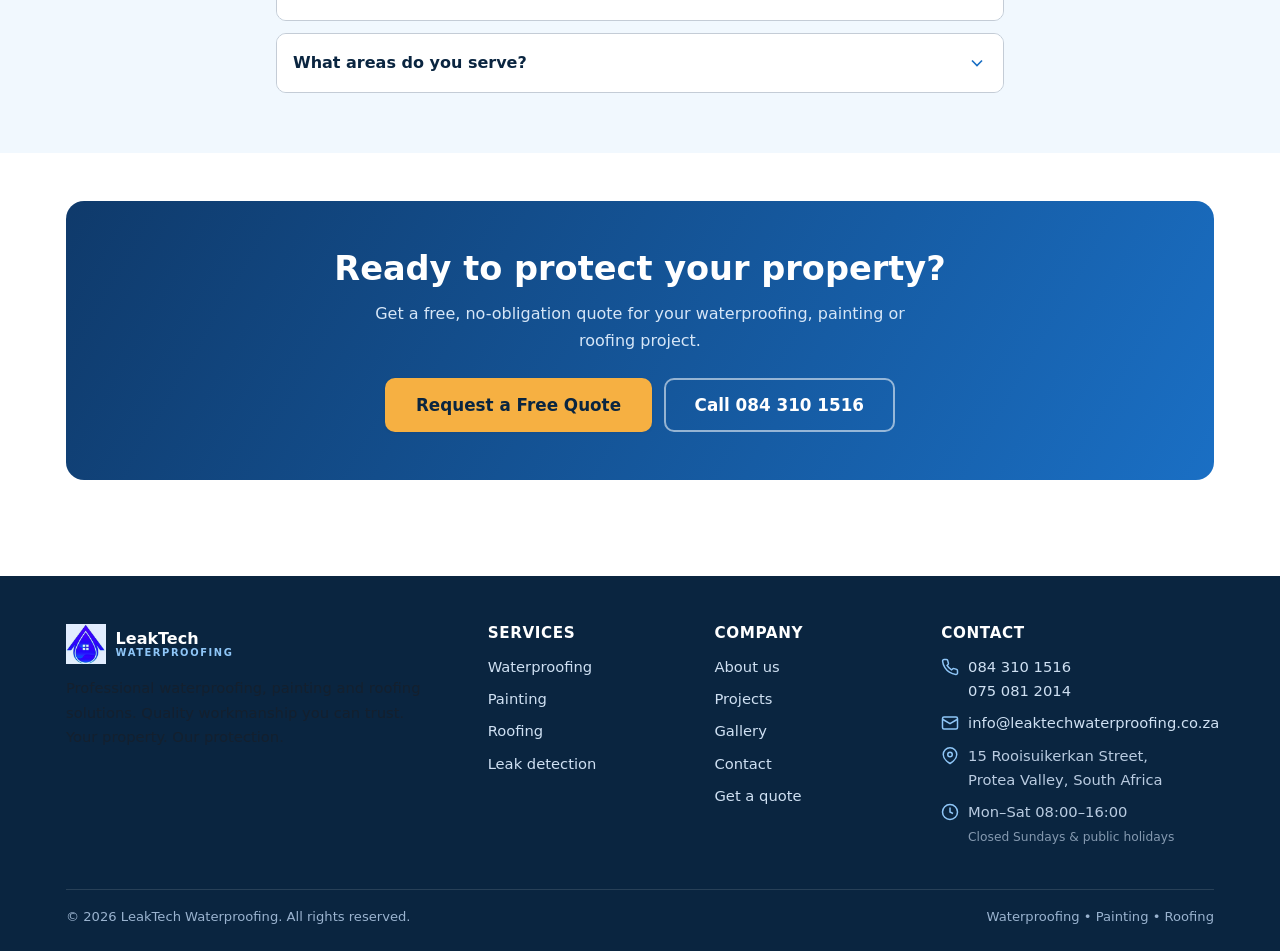
<file: leaktechwaterproofing/services.html>
<!DOCTYPE html>
<html lang="en">
<head>
  <meta charset="UTF-8">
  <meta name="viewport" content="width=device-width, initial-scale=1.0">
  <title>Services | Waterproofing, Painting &amp; Roofing | LeakTech</title>
  <meta name="description" content="LeakTech Waterproofing services: roof, bathroom, balcony and wall waterproofing, leak detection, interior and exterior painting, and full roofing solutions.">
  <meta name="keywords" content="waterproofing services, roof waterproofing, bathroom waterproofing, painting services, roofing repairs, leak detection, damp proofing">
  <meta name="author" content="LeakTech Waterproofing">
  <meta name="robots" content="index, follow">
  <link rel="canonical" href="https://leaktechwaterproofing.co.za/services.html">

  <meta property="og:type" content="website">
  <meta property="og:title" content="Services | LeakTech Waterproofing">
  <meta property="og:description" content="Waterproofing, painting and roofing services for residential and commercial properties.">
  <meta property="og:url" content="https://leaktechwaterproofing.co.za/services.html">
  <meta property="og:image" content="https://leaktechwaterproofing.co.za/assets/images/logo.jpeg">
  <meta property="og:site_name" content="LeakTech Waterproofing">
  <meta name="twitter:card" content="summary_large_image">
  <meta name="twitter:title" content="Services | LeakTech Waterproofing">
  <meta name="twitter:description" content="Waterproofing, painting and roofing services. Quality workmanship you can trust.">
  <meta name="twitter:image" content="https://leaktechwaterproofing.co.za/assets/images/logo.jpeg">

  <link rel="icon" type="image/svg+xml" href="assets/favicon.svg">
  <link rel="apple-touch-icon" href="assets/logo.svg">
  <meta name="theme-color" content="#0a2540">
  <link rel="stylesheet" href="css/styles.css">

  <script type="application/ld+json">
  {
    "@context": "https://schema.org",
    "@type": "OfferCatalog",
    "name": "LeakTech Waterproofing Services",
    "itemListElement": [
      {"@type":"Offer","itemOffered":{"@type":"Service","name":"Waterproofing"}},
      {"@type":"Offer","itemOffered":{"@type":"Service","name":"Painting"}},
      {"@type":"Offer","itemOffered":{"@type":"Service","name":"Roofing"}}
    ]
  }
  </script>
</head>
<body>
  <a class="skip-link" href="#main">Skip to main content</a>

  <div class="topbar">
    <div class="container">
      <div class="topbar__links">
        <a class="topbar__item" href="tel:+27843101516"><svg class="icon" viewBox="0 0 24 24" fill="none" stroke="currentColor" stroke-width="2" aria-hidden="true"><path d="M22 16.92v3a2 2 0 0 1-2.18 2 19.79 19.79 0 0 1-8.63-3.07 19.5 19.5 0 0 1-6-6 19.79 19.79 0 0 1-3.07-8.67A2 2 0 0 1 4.11 2h3a2 2 0 0 1 2 1.72c.13.96.36 1.9.7 2.81a2 2 0 0 1-.45 2.11L8.09 9.91a16 16 0 0 0 6 6l1.27-1.27a2 2 0 0 1 2.11-.45c.91.34 1.85.57 2.81.7A2 2 0 0 1 22 16.92z"/></svg>084 310 1516</a>
        <a class="topbar__item" href="mailto:info@leaktechwaterproofing.co.za"><svg class="icon" viewBox="0 0 24 24" fill="none" stroke="currentColor" stroke-width="2" aria-hidden="true"><rect x="2" y="4" width="20" height="16" rx="2"/><path d="m22 7-10 6L2 7"/></svg>info@leaktechwaterproofing.co.za</a>
      </div>
      <span class="topbar__item"><svg class="icon" viewBox="0 0 24 24" fill="none" stroke="currentColor" stroke-width="2" aria-hidden="true"><circle cx="12" cy="12" r="10"/><path d="M12 6v6l4 2"/></svg>Mon&ndash;Sat 08:00&ndash;16:00</span>
      <span class="topbar__item"><svg class="icon" viewBox="0 0 24 24" fill="none" stroke="currentColor" stroke-width="2" aria-hidden="true"><path d="M21 10c0 7-9 12-9 12s-9-5-9-12a9 9 0 0 1 18 0z"/><circle cx="12" cy="10" r="3"/></svg>Protea Valley, South Africa</span>
    </div>
  </div>

  <header class="site-header">
    <div class="container header-bar">
      <a class="brand" href="index.html" aria-label="LeakTech Waterproofing home"><picture class="brand__logo-pic"><source type="image/webp" srcset="assets/images/logo.webp"><img class="brand__logo" src="assets/images/logo.jpeg" alt="LeakTech Waterproofing logo" width="40" height="40"></picture><span class="brand__text">LeakTech <small>Waterproofing</small></span></a>
      <nav class="primary-nav" id="primary-nav" aria-label="Primary"><ul>
        <li><a href="index.html">Home</a></li>
        <li><a href="about.html">About</a></li>
        <li><a href="services.html">Services</a></li>
        <li><a href="projects.html">Projects</a></li>
        <li><a href="gallery.html">Gallery</a></li>
        <li><a href="contact.html">Contact</a></li>
        <li class="nav-cta"><a class="btn btn--accent" href="contact.html#get-a-quote">Get a Quote</a></li>
      </ul></nav>
      <a class="btn btn--primary header-cta" href="tel:+27843101516"><svg class="icon" viewBox="0 0 24 24" fill="none" stroke="currentColor" stroke-width="2" aria-hidden="true"><path d="M22 16.92v3a2 2 0 0 1-2.18 2 19.79 19.79 0 0 1-8.63-3.07 19.5 19.5 0 0 1-6-6 19.79 19.79 0 0 1-3.07-8.67A2 2 0 0 1 4.11 2h3a2 2 0 0 1 2 1.72c.13.96.36 1.9.7 2.81a2 2 0 0 1-.45 2.11L8.09 9.91a16 16 0 0 0 6 6l1.27-1.27a2 2 0 0 1 2.11-.45c.91.34 1.85.57 2.81.7A2 2 0 0 1 22 16.92z"/></svg>Call Now</a>
      <button class="nav-toggle" type="button" aria-controls="primary-nav" aria-expanded="false" aria-label="Toggle navigation menu"><span></span><span></span><span></span><span class="nav-toggle__label">Menu</span></button>
    </div>
  </header>

  <main id="main">
    <section class="page-hero">
      <div class="container page-hero__inner">
        <ol class="breadcrumb"><li><a href="index.html">Home</a></li><li aria-current="page">Services</li></ol>
        <h1>Our Services</h1>
        <p>Waterproofing, painting and roofing solutions for residential and commercial properties &mdash; delivered with quality workmanship and reliable service.</p>
      </div>
    </section>

    <!-- Quick nav -->
    <section class="section--tight">
      <div class="container">
        <div class="cluster cluster--center">
          <a class="btn btn--outline" href="#waterproofing">Waterproofing</a>
          <a class="btn btn--outline" href="#painting">Painting</a>
          <a class="btn btn--outline" href="#roofing">Roofing</a>
          <a class="btn btn--outline" href="#leak-detection">Leak Detection</a>
        </div>
      </div>
    </section>

    <!-- Waterproofing -->
    <section id="waterproofing" class="section section--alt">
      <div class="container split">
        <div>
          <span class="eyebrow">Service 01</span>
          <h2>Waterproofing</h2>
          <p class="lead">We provide professional waterproofing solutions to protect buildings from water leaks, dampness and moisture damage.</p>
          <p>Our services cover roof waterproofing, wall waterproofing, balconies, bathrooms and other problem areas &mdash; using quality materials and proven methods.</p>
          <ul class="service-list">
            <li><svg viewBox="0 0 24 24" fill="none" stroke="currentColor" stroke-width="2.5" aria-hidden="true"><path d="M20 6 9 17l-5-5"/></svg> Roof waterproofing</li>
            <li><svg viewBox="0 0 24 24" fill="none" stroke="currentColor" stroke-width="2.5" aria-hidden="true"><path d="M20 6 9 17l-5-5"/></svg> Bathroom and shower waterproofing</li>
            <li><svg viewBox="0 0 24 24" fill="none" stroke="currentColor" stroke-width="2.5" aria-hidden="true"><path d="M20 6 9 17l-5-5"/></svg> Balcony and terrace waterproofing</li>
            <li><svg viewBox="0 0 24 24" fill="none" stroke="currentColor" stroke-width="2.5" aria-hidden="true"><path d="M20 6 9 17l-5-5"/></svg> Wall and damp-proofing solutions</li>
            <li><svg viewBox="0 0 24 24" fill="none" stroke="currentColor" stroke-width="2.5" aria-hidden="true"><path d="M20 6 9 17l-5-5"/></svg> Leak detection and repairs</li>
            <li><svg viewBox="0 0 24 24" fill="none" stroke="currentColor" stroke-width="2.5" aria-hidden="true"><path d="M20 6 9 17l-5-5"/></svg> Maintenance and waterproofing restoration</li>
          </ul>
          <a class="btn btn--primary mt-5" href="contact.html#get-a-quote">Request a quote</a>
        </div>
        <div class="split__media"><picture><source type="image/webp" srcset="assets/images/projects/flat-roof-parapet-membrane.webp"><img src="assets/images/projects/flat-roof-parapet-membrane.jpg" alt="Flat roof and parapet waterproofed with membrane" loading="lazy" width="800" height="600"></picture></div>
      </div>
    </section>

    <!-- Painting -->
    <section id="painting" class="section">
      <div class="container split">
        <div class="split__media" style="order:-1;"><picture><source type="image/webp" srcset="assets/images/projects/roof-ibr-parapet-completed.webp"><img src="assets/images/projects/roof-ibr-parapet-completed.jpg" alt="Completed Corrugated roof with finished parapet detail" loading="lazy" width="800" height="600"></picture></div>
        <div>
          <span class="eyebrow">Service 02</span>
          <h2>Painting</h2>
          <p class="lead">We offer high-quality interior and exterior painting for homes, offices and commercial properties.</p>
          <p>Our team provides surface preparation, crack repairs, priming and professional finishing for a lasting, attractive result.</p>
          <ul class="service-list">
            <li><svg viewBox="0 0 24 24" fill="none" stroke="currentColor" stroke-width="2.5" aria-hidden="true"><path d="M20 6 9 17l-5-5"/></svg> Interior painting</li>
            <li><svg viewBox="0 0 24 24" fill="none" stroke="currentColor" stroke-width="2.5" aria-hidden="true"><path d="M20 6 9 17l-5-5"/></svg> Exterior painting</li>
            <li><svg viewBox="0 0 24 24" fill="none" stroke="currentColor" stroke-width="2.5" aria-hidden="true"><path d="M20 6 9 17l-5-5"/></svg> Residential painting</li>
            <li><svg viewBox="0 0 24 24" fill="none" stroke="currentColor" stroke-width="2.5" aria-hidden="true"><path d="M20 6 9 17l-5-5"/></svg> Commercial painting</li>
            <li><svg viewBox="0 0 24 24" fill="none" stroke="currentColor" stroke-width="2.5" aria-hidden="true"><path d="M20 6 9 17l-5-5"/></svg> Wall preparation and repairs</li>
            <li><svg viewBox="0 0 24 24" fill="none" stroke="currentColor" stroke-width="2.5" aria-hidden="true"><path d="M20 6 9 17l-5-5"/></svg> Roof painting and maintenance</li>
          </ul>
          <a class="btn btn--primary mt-5" href="contact.html#get-a-quote">Request a quote</a>
        </div>
      </div>
    </section>

    <!-- Roofing -->
    <section id="roofing" class="section section--alt">
      <div class="container split">
        <div>
          <span class="eyebrow">Service 03</span>
          <h2>Roofing</h2>
          <p class="lead">We provide roofing services including roof repairs, maintenance, waterproofing and restoration.</p>
          <p>We help protect your property with durable and reliable roofing solutions &mdash; from leak repairs to full maintenance and painting.</p>
          <ul class="service-list">
            <li><svg viewBox="0 0 24 24" fill="none" stroke="currentColor" stroke-width="2.5" aria-hidden="true"><path d="M20 6 9 17l-5-5"/></svg> Roof repairs</li>
            <li><svg viewBox="0 0 24 24" fill="none" stroke="currentColor" stroke-width="2.5" aria-hidden="true"><path d="M20 6 9 17l-5-5"/></svg> Roof maintenance</li>
            <li><svg viewBox="0 0 24 24" fill="none" stroke="currentColor" stroke-width="2.5" aria-hidden="true"><path d="M20 6 9 17l-5-5"/></svg> Roof waterproofing</li>
            <li><svg viewBox="0 0 24 24" fill="none" stroke="currentColor" stroke-width="2.5" aria-hidden="true"><path d="M20 6 9 17l-5-5"/></svg> Leak repairs</li>
            <li><svg viewBox="0 0 24 24" fill="none" stroke="currentColor" stroke-width="2.5" aria-hidden="true"><path d="M20 6 9 17l-5-5"/></svg> Roof painting</li>
            <li><svg viewBox="0 0 24 24" fill="none" stroke="currentColor" stroke-width="2.5" aria-hidden="true"><path d="M20 6 9 17l-5-5"/></svg> General roofing solutions</li>
          </ul>
          <a class="btn btn--primary mt-5" href="contact.html#get-a-quote">Request a quote</a>
        </div>
        <div class="split__media"><picture><source type="image/webp" srcset="assets/images/projects/roof-tiled-ridge-sealed.webp"><img src="assets/images/projects/roof-tiled-ridge-sealed.jpg" alt="Tiled roof ridge sealed after repair" loading="lazy" width="800" height="600"></picture></div>
      </div>
    </section>

    <!-- Leak detection -->
    <section id="leak-detection" class="section">
      <div class="container split">
        <div class="split__media" style="order:-1;"><picture><source type="image/webp" srcset="assets/images/projects/roof-chimney-waterproofed.webp"><img src="assets/images/projects/roof-chimney-waterproofed.jpg" alt="Roof chimney flashing waterproofed" loading="lazy" width="800" height="600"></picture></div>
        <div>
          <span class="eyebrow">Service 04</span>
          <h2>Leak Detection &amp; Damp-Proofing</h2>
          <p class="lead">Water stains and rising damp can cause serious damage if left untreated.</p>
          <p>We identify the source of leaks and moisture, then apply targeted waterproofing and damp-proofing to protect your walls, ceilings and structures long term.</p>
          <ul class="service-list">
            <li><svg viewBox="0 0 24 24" fill="none" stroke="currentColor" stroke-width="2.5" aria-hidden="true"><path d="M20 6 9 17l-5-5"/></svg> Leak detection and diagnosis</li>
            <li><svg viewBox="0 0 24 24" fill="none" stroke="currentColor" stroke-width="2.5" aria-hidden="true"><path d="M20 6 9 17l-5-5"/></svg> Wall and rising damp treatment</li>
            <li><svg viewBox="0 0 24 24" fill="none" stroke="currentColor" stroke-width="2.5" aria-hidden="true"><path d="M20 6 9 17l-5-5"/></svg> Waterproofing restoration</li>
            <li><svg viewBox="0 0 24 24" fill="none" stroke="currentColor" stroke-width="2.5" aria-hidden="true"><path d="M20 6 9 17l-5-5"/></svg> Ongoing maintenance</li>
          </ul>
          <a class="btn btn--primary mt-5" href="contact.html#get-a-quote">Request a quote</a>
        </div>
      </div>
    </section>

    <!-- FAQ -->
    <section class="section section--alt">
      <div class="container container--narrow">
        <div class="section-head center">
          <span class="eyebrow">FAQ</span>
          <h2>Common questions</h2>
        </div>

        <div class="faq-item">
          <button class="faq-item__btn" type="button" aria-expanded="false">Do you work on residential and commercial properties?<svg class="chev" viewBox="0 0 24 24" fill="none" stroke="currentColor" stroke-width="2" aria-hidden="true"><path d="m6 9 6 6 6-6"/></svg></button>
          <div class="faq-item__panel"><p>Yes. We provide waterproofing, painting and roofing services for both residential and commercial properties.</p></div>
        </div>

        <div class="faq-item">
          <button class="faq-item__btn" type="button" aria-expanded="false">Do you offer free quotations?<svg class="chev" viewBox="0 0 24 24" fill="none" stroke="currentColor" stroke-width="2" aria-hidden="true"><path d="m6 9 6 6 6-6"/></svg></button>
          <div class="faq-item__panel"><p>Yes. Contact us with details of your project or problem and we'll provide a clear, competitive quote. Use the quote request form or call us directly.</p></div>
        </div>

        <div class="faq-item">
          <button class="faq-item__btn" type="button" aria-expanded="false">Can you find the source of a leak?<svg class="chev" viewBox="0 0 24 24" fill="none" stroke="currentColor" stroke-width="2" aria-hidden="true"><path d="m6 9 6 6 6-6"/></svg></button>
          <div class="faq-item__panel"><p>Yes. Leak detection and diagnosis is part of our service. We identify the source and recommend a suitable, lasting solution.</p></div>
        </div>

        <div class="faq-item">
          <button class="faq-item__btn" type="button" aria-expanded="false">What areas do you serve?<svg class="chev" viewBox="0 0 24 24" fill="none" stroke="currentColor" stroke-width="2" aria-hidden="true"><path d="m6 9 6 6 6-6"/></svg></button>
          <div class="faq-item__panel"><p>We are based in Protea Valley, South Africa and serve surrounding areas. Contact us to confirm we cover your location.</p></div>
        </div>
      </div>
    </section>

    <section class="section">
      <div class="container">
        <div class="cta-band">
          <h2>Ready to protect your property?</h2>
          <p>Get a free, no-obligation quote for your waterproofing, painting or roofing project.</p>
          <div class="cta-band__actions">
            <a class="btn btn--accent btn--lg" href="contact.html#get-a-quote">Request a Free Quote</a>
            <a class="btn btn--ghost btn--lg" href="tel:+27843101516">Call 084 310 1516</a>
          </div>
        </div>
      </div>
    </section>
  </main>

  <footer class="site-footer">
    <div class="container">
      <div class="footer-grid">
        <div><div class="footer-brand"><picture class="brand__logo-pic"><source type="image/webp" srcset="assets/images/logo.webp"><img class="brand__logo" src="assets/images/logo.jpeg" alt="LeakTech Waterproofing logo" width="40" height="40"></picture><span class="brand__text" style="font-weight:800;color:#fff;">LeakTech <small>Waterproofing</small></span></div><p style="font-size:0.92rem;max-width:38ch;">Professional waterproofing, painting and roofing solutions. Quality workmanship you can trust. Your property. Our protection.</p></div>
        <div><h4>Services</h4><ul class="footer-list"><li><a href="services.html#waterproofing">Waterproofing</a></li><li><a href="services.html#painting">Painting</a></li><li><a href="services.html#roofing">Roofing</a></li><li><a href="services.html#leak-detection">Leak detection</a></li></ul></div>
        <div><h4>Company</h4><ul class="footer-list"><li><a href="about.html">About us</a></li><li><a href="projects.html">Projects</a></li><li><a href="gallery.html">Gallery</a></li><li><a href="contact.html">Contact</a></li><li><a href="contact.html#get-a-quote">Get a quote</a></li></ul></div>
        <div><h4>Contact</h4><ul class="footer-list footer-contact">
          <li><svg viewBox="0 0 24 24" fill="none" stroke="currentColor" stroke-width="2" aria-hidden="true"><path d="M22 16.92v3a2 2 0 0 1-2.18 2 19.79 19.79 0 0 1-8.63-3.07 19.5 19.5 0 0 1-6-6 19.79 19.79 0 0 1-3.07-8.67A2 2 0 0 1 4.11 2h3a2 2 0 0 1 2 1.72c.13.96.36 1.9.7 2.81a2 2 0 0 1-.45 2.11L8.09 9.91a16 16 0 0 0 6 6l1.27-1.27a2 2 0 0 1 2.11-.45c.91.34 1.85.57 2.81.7A2 2 0 0 1 22 16.92z"/></svg><span><a href="tel:+27843101516">084 310 1516</a><br><a href="tel:+27750812014">075 081 2014</a></span></li>
          <li><svg viewBox="0 0 24 24" fill="none" stroke="currentColor" stroke-width="2" aria-hidden="true"><rect x="2" y="4" width="20" height="16" rx="2"/><path d="m22 7-10 6L2 7"/></svg><a href="mailto:info@leaktechwaterproofing.co.za">info@leaktechwaterproofing.co.za</a></li>
          <li><svg viewBox="0 0 24 24" fill="none" stroke="currentColor" stroke-width="2" aria-hidden="true"><path d="M21 10c0 7-9 12-9 12s-9-5-9-12a9 9 0 0 1 18 0z"/><circle cx="12" cy="10" r="3"/></svg><span>15 Rooisuikerkan Street,<br>Protea Valley, South Africa</span></li>
          <li><svg viewBox="0 0 24 24" fill="none" stroke="currentColor" stroke-width="2" aria-hidden="true"><circle cx="12" cy="12" r="10"/><path d="M12 6v6l4 2"/></svg><span>Mon&ndash;Sat 08:00&ndash;16:00<br><small style="opacity:.7;">Closed Sundays &amp; public holidays</small></span></li>
        </ul></div>
      </div>
      <div class="footer-bottom"><span>&copy; <span id="year">2026</span> LeakTech Waterproofing. All rights reserved.</span><span>Waterproofing &bull; Painting &bull; Roofing</span></div>
    </div>
  </footer>

  <a class="fab-phone" href="tel:+27843101516" aria-label="Call LeakTech Waterproofing"><svg viewBox="0 0 24 24" fill="none" stroke="currentColor" stroke-width="2" aria-hidden="true"><path d="M22 16.92v3a2 2 0 0 1-2.18 2 19.79 19.79 0 0 1-8.63-3.07 19.5 19.5 0 0 1-6-6 19.79 19.79 0 0 1-3.07-8.67A2 2 0 0 1 4.11 2h3a2 2 0 0 1 2 1.72c.13.96.36 1.9.7 2.81a2 2 0 0 1-.45 2.11L8.09 9.91a16 16 0 0 0 6 6l1.27-1.27a2 2 0 0 1 2.11-.45c.91.34 1.85.57 2.81.7A2 2 0 0 1 22 16.92z"/></svg><span class="fab-phone__label">Call</span></a>

  <script src="js/main.js" defer></script>
</body>
</html>
</file>
<file: leaktechwaterproofing/css/styles.css>
/* ==========================================================================
   LeakTech Waterproofing — Main Stylesheet
   Mobile-first | Vanilla CSS | Reusable design tokens
   ========================================================================== */

/* ---------- Design Tokens ---------- */
:root {
  /* Brand blues */
  --blue-900: #0a2540;
  --blue-800: #0f3a6b;
  --blue-700: #134e8e;
  --blue-600: #1a6fc4;
  --blue-500: #2b8ae8;
  --blue-400: #54a8f0;
  --blue-300: #8fc6f7;
  --blue-100: #e4f1fc;
  --blue-50:  #f1f8fe;

  /* Neutrals */
  --ink-900: #14202e;
  --ink-700: #3a4a5c;
  --ink-500: #6b7888;
  --ink-300: #c4ccd6;
  --ink-100: #eef2f6;
  --white:   #ffffff;

  /* Accents */
  --accent: #f6b042;       /* warm amber for CTAs / highlights */
  --accent-dark: #d9941f;
  --danger: #d64545;

  /* Semantic */
  --color-bg: var(--white);
  --color-surface: var(--white);
  --color-surface-alt: var(--blue-50);
  --color-text: var(--ink-900);
  --color-text-muted: var(--ink-500);
  --color-heading: var(--blue-900);
  --color-primary: var(--blue-600);
  --color-primary-dark: var(--blue-800);
  --color-border: var(--ink-300);

  /* Typography */
  --font-sans: "Segoe UI", system-ui, -apple-system, Roboto, Helvetica, Arial, sans-serif;
  --font-head: "Segoe UI", system-ui, -apple-system, Roboto, Helvetica, Arial, sans-serif;

  /* Spacing scale */
  --space-1: 0.25rem;
  --space-2: 0.5rem;
  --space-3: 0.75rem;
  --space-4: 1rem;
  --space-5: 1.5rem;
  --space-6: 2rem;
  --space-7: 3rem;
  --space-8: 4rem;
  --space-9: 6rem;

  /* Radius & shadow */
  --radius-sm: 6px;
  --radius: 10px;
  --radius-lg: 18px;
  --shadow-sm: 0 1px 3px rgba(20, 32, 46, 0.08);
  --shadow: 0 6px 24px rgba(20, 32, 46, 0.10);
  --shadow-lg: 0 18px 50px rgba(20, 32, 46, 0.16);

  /* Layout */
  --container: 1180px;
  --container-narrow: 760px;
  --header-h: 72px;

  --transition: 180ms ease;
}

/* ---------- Reset ---------- */
*,
*::before,
*::after { box-sizing: border-box; }

* { margin: 0; }

html {
  -webkit-text-size-adjust: 100%;
  scroll-behavior: smooth;
  scroll-padding-top: calc(var(--header-h) + 12px);
}

body {
  font-family: var(--font-sans);
  font-size: 1rem;
  line-height: 1.65;
  color: var(--color-text);
  background: var(--color-bg);
  -webkit-font-smoothing: antialiased;
  text-rendering: optimizeLegibility;
  overflow-x: hidden;
}

img, svg, video { max-width: 100%; display: block; height: auto; }

a { color: var(--color-primary); text-decoration: none; }
a:hover { text-decoration: underline; }

ul { padding-left: 1.25rem; }

h1, h2, h3, h4 {
  font-family: var(--font-head);
  color: var(--color-heading);
  line-height: 1.2;
  font-weight: 700;
}

h1 { font-size: clamp(1.9rem, 5vw, 3rem); }
h2 { font-size: clamp(1.5rem, 3.5vw, 2.1rem); }
h3 { font-size: 1.2rem; }

p { color: var(--color-text); }

:focus-visible {
  outline: 3px solid var(--blue-400);
  outline-offset: 2px;
  border-radius: 3px;
}

.skip-link {
  position: absolute;
  left: 50%;
  transform: translateX(-50%);
  top: -100px;
  background: var(--blue-900);
  color: #fff;
  padding: 0.6rem 1rem;
  border-radius: 0 0 var(--radius) var(--radius);
  z-index: 200;
  transition: top var(--transition);
}
.skip-link:focus { top: 0; text-decoration: none; }

/* ---------- Layout helpers ---------- */
.container {
  width: 100%;
  max-width: var(--container);
  margin-inline: auto;
  padding-inline: var(--space-4);
}

.container--narrow { max-width: var(--container-narrow); }

.section { padding-block: var(--space-7); }
.section--tight { padding-block: var(--space-6); }
.section--alt { background: var(--color-surface-alt); }
.section--dark {
  background: linear-gradient(135deg, var(--blue-900), var(--blue-700));
  color: #dce8f5;
}
.section--dark h1,
.section--dark h2,
.section--dark h3 { color: #fff; }
.section--dark p { color: #cfe0f2; }

.section-head { max-width: 640px; margin-bottom: var(--space-6); }
.section-head.center { margin-inline: auto; text-align: center; }

.eyebrow {
  display: inline-block;
  font-size: 0.78rem;
  font-weight: 700;
  letter-spacing: 0.12em;
  text-transform: uppercase;
  color: var(--color-primary);
  margin-bottom: var(--space-2);
}
.section--dark .eyebrow { color: var(--blue-300); }

.lead { font-size: 1.08rem; color: var(--color-text-muted); }
.section--dark .lead { color: #cfe0f2; }

.text-center { text-align: center; }

/* ---------- Buttons ---------- */
.btn {
  display: inline-flex;
  align-items: center;
  justify-content: center;
  gap: 0.55rem;
  font-weight: 600;
  font-size: 0.98rem;
  padding: 0.8rem 1.4rem;
  border-radius: var(--radius);
  border: 2px solid transparent;
  cursor: pointer;
  text-decoration: none;
  transition: transform var(--transition), background var(--transition),
              color var(--transition), border-color var(--transition),
              box-shadow var(--transition);
  line-height: 1.1;
  white-space: nowrap;
}
.btn:hover { text-decoration: none; transform: translateY(-2px); }
.btn:active { transform: translateY(0); }

.btn--primary {
  background: var(--color-primary);
  color: #fff;
  box-shadow: var(--shadow-sm);
}
.btn--primary:hover { background: var(--color-primary-dark); box-shadow: var(--shadow); }

.btn--accent {
  background: var(--accent);
  color: var(--blue-900);
  box-shadow: var(--shadow-sm);
}
.btn--accent:hover { background: var(--accent-dark); box-shadow: var(--shadow); }

.btn--ghost {
  background: transparent;
  color: #fff;
  border-color: rgba(255, 255, 255, 0.55);
}
.btn--ghost:hover { background: rgba(255, 255, 255, 0.12); border-color: #fff; }

.btn--outline {
  background: transparent;
  color: var(--color-primary);
  border-color: var(--color-primary);
}
.btn--outline:hover { background: var(--color-primary); color: #fff; }

.btn--lg { padding: 1rem 1.8rem; font-size: 1.05rem; }
.btn--block { display: flex; width: 100%; }

.btn .icon { width: 1.15em; height: 1.15em; flex: none; }

/* ---------- Header / Nav ---------- */
.site-header {
  position: sticky;
  top: 0;
  z-index: 100;
  background: rgba(255, 255, 255, 0.96);
  backdrop-filter: saturate(160%) blur(8px);
  border-bottom: 1px solid var(--color-border);
}

.header-bar {
  display: flex;
  align-items: center;
  justify-content: space-between;
  height: var(--header-h);
  gap: var(--space-4);
}

.brand {
  display: inline-flex;
  align-items: center;
  gap: 0.6rem;
  color: var(--blue-900);
  font-weight: 800;
  font-size: 1.12rem;
  letter-spacing: -0.01em;
  text-decoration: none;
}
.brand:hover { text-decoration: none; }
.brand__logo { width: 40px; height: 40px; flex: none; }
.brand__text { display: flex; flex-direction: column; line-height: 1.05; }
.brand__text small {
  font-size: 0.62rem;
  letter-spacing: 0.16em;
  text-transform: uppercase;
  color: var(--color-primary);
  font-weight: 700;
}

/* Top contact strip (hidden on small) */
.topbar {
  background: var(--blue-900);
  color: #cfe0f2;
  font-size: 0.82rem;
}
.topbar .container {
  display: flex;
  align-items: center;
  justify-content: space-between;
  gap: var(--space-4);
  height: 38px;
}
.topbar a { color: #fff; }
.topbar__links { display: flex; gap: var(--space-5); align-items: center; }
.topbar__item { display: inline-flex; align-items: center; gap: 0.4rem; }
.topbar__item .icon { width: 14px; height: 14px; }
@media (max-width: 720px) { .topbar { display: none; } }

/* Nav */
.nav-toggle {
  display: inline-flex;
  flex-direction: column;
  justify-content: center;
  gap: 5px;
  width: 44px;
  height: 44px;
  background: transparent;
  border: 1px solid var(--color-border);
  border-radius: var(--radius-sm);
  cursor: pointer;
  align-self: center;
}
.nav-toggle span {
  display: block;
  width: 22px;
  height: 2px;
  background: var(--blue-900);
  margin-inline: auto;
  transition: transform var(--transition), opacity var(--transition);
}
.nav-toggle[aria-expanded="true"] span:nth-child(1) { transform: translateY(7px) rotate(45deg); }
.nav-toggle[aria-expanded="true"] span:nth-child(2) { opacity: 0; }
.nav-toggle[aria-expanded="true"] span:nth-child(3) { transform: translateY(-7px) rotate(-45deg); }
.nav-toggle__label { position: absolute; width: 1px; height: 1px; overflow: hidden; clip: rect(0 0 0 0); }

.primary-nav {
  position: fixed;
  inset: var(--header-h) 0 auto 0;
  background: #fff;
  border-bottom: 1px solid var(--color-border);
  box-shadow: var(--shadow);
  display: none;
  padding: var(--space-4);
}
.primary-nav.is-open { display: block; }
.primary-nav ul { list-style: none; padding: 0; margin: 0; }
.primary-nav a {
  display: block;
  padding: 0.85rem 0.5rem;
  color: var(--ink-900);
  font-weight: 600;
  border-bottom: 1px solid var(--ink-100);
  text-decoration: none;
}
.primary-nav a:hover,
.primary-nav a[aria-current="page"] { color: var(--color-primary); }
.primary-nav .nav-cta { margin-top: var(--space-3); }

.header-cta { display: none; }

@media (min-width: 900px) {
  .nav-toggle { display: none; }
  .primary-nav {
    position: static;
    display: block;
    box-shadow: none;
    border: none;
    padding: 0;
    flex: 1;
  }
  .primary-nav ul {
    display: flex;
    justify-content: center;
    gap: var(--space-2);
  }
  .primary-nav a {
    border: none;
    padding: 0.5rem 0.9rem;
    border-radius: var(--radius-sm);
  }
  .primary-nav a:hover { background: var(--blue-50); }
  .header-cta { display: inline-flex; }
}

/* ---------- Hero ---------- */
.hero {
  position: relative;
  background: linear-gradient(135deg, var(--blue-900) 0%, var(--blue-700) 55%, var(--blue-600) 100%);
  color: #fff;
  overflow: hidden;
}
.hero::after {
  content: "";
  position: absolute;
  inset: 0;
  background-image: url("../assets/hero-pattern.svg");
  background-size: 360px;
  opacity: 0.18;
  pointer-events: none;
}
.hero__inner {
  position: relative;
  z-index: 1;
  padding-block: var(--space-9) var(--space-8);
  max-width: 640px;
}
.hero h1 { color: #fff; margin-bottom: var(--space-4); }
.hero p { color: #d6e6f7; font-size: 1.1rem; margin-bottom: var(--space-6); max-width: 52ch; }
.hero__actions { display: flex; flex-wrap: wrap; gap: var(--space-3); }
.hero__stats {
  display: flex;
  flex-wrap: wrap;
  gap: var(--space-6);
  margin-top: var(--space-7);
}
.hero__stat .num {
  font-size: 1.7rem;
  font-weight: 800;
  color: #fff;
  line-height: 1;
}
.hero__stat .label { font-size: 0.82rem; color: var(--blue-300); }

@media (min-width: 900px) {
  .hero__inner { padding-block: var(--space-9); max-width: 720px; }
}

/* ---------- Cards / Grid ---------- */
.grid { display: grid; gap: var(--space-5); }
.grid--2 { grid-template-columns: repeat(2, 1fr); }
.grid--3 { grid-template-columns: 1fr; }
.grid--4 { grid-template-columns: repeat(2, 1fr); }

@media (min-width: 640px) {
  .grid--3 { grid-template-columns: repeat(2, 1fr); }
  .grid--4 { grid-template-columns: repeat(2, 1fr); }
}
@media (min-width: 920px) {
  .grid--3 { grid-template-columns: repeat(3, 1fr); }
  .grid--4 { grid-template-columns: repeat(4, 1fr); }
}

.card {
  background: var(--color-surface);
  border: 1px solid var(--color-border);
  border-radius: var(--radius-lg);
  padding: var(--space-5);
  box-shadow: var(--shadow-sm);
  transition: transform var(--transition), box-shadow var(--transition);
  height: 100%;
}
.card:hover { transform: translateY(-4px); box-shadow: var(--shadow); }

.card__icon {
  width: 52px;
  height: 52px;
  border-radius: var(--radius);
  background: var(--blue-100);
  color: var(--color-primary);
  display: grid;
  place-items: center;
  margin-bottom: var(--space-4);
}
.card__icon svg { width: 28px; height: 28px; }
.card h3 { margin-bottom: var(--space-2); }
.card p { color: var(--color-text-muted); }

.card--feature { text-align: left; }
.card--link { display: block; text-decoration: none; color: inherit; }
.card--link:hover { text-decoration: none; }

/* ---------- Team strip / cards ---------- */
.team-card {
  background: var(--color-surface);
  border: 1px solid var(--color-border);
  border-radius: var(--radius-lg);
  overflow: hidden;
  box-shadow: var(--shadow-sm);
  transition: transform var(--transition), box-shadow var(--transition);
  height: 100%;
  display: flex;
  flex-direction: column;
}
.team-card:hover { transform: translateY(-4px); box-shadow: var(--shadow); }
.team-card__media {
  aspect-ratio: 4 / 3;
  overflow: hidden;
  background: var(--blue-100);
}
.team-card__media img {
  width: 100%;
  height: 100%;
  object-fit: cover;
  display: block;
}
.team-card__body { padding: var(--space-4) var(--space-5); }
.team-card__body h3 { margin-bottom: 0.3rem; }
.team-card__body p { color: var(--color-text-muted); font-size: 0.95rem; }

.team-strip {
  display: grid;
  gap: var(--space-5);
  grid-template-columns: repeat(auto-fit, minmax(260px, 1fr));
  align-items: stretch;
}

/* Service list inside cards */
.service-list { list-style: none; padding: 0; margin: var(--space-3) 0 0; }
.service-list li {
  display: flex;
  gap: 0.55rem;
  padding: 0.35rem 0;
  color: var(--ink-700);
  font-size: 0.95rem;
  border-bottom: 1px dashed var(--ink-100);
}
.service-list li:last-child { border-bottom: none; }
.service-list svg { width: 18px; height: 18px; color: var(--color-primary); flex: none; margin-top: 3px; }

/* ---------- Split / Feature row ---------- */
.split {
  display: grid;
  gap: var(--space-6);
  align-items: center;
}
@media (min-width: 820px) {
  .split { grid-template-columns: 1fr 1fr; gap: var(--space-7); }
}
.split__media {
  border-radius: var(--radius-lg);
  overflow: hidden;
  box-shadow: var(--shadow);
  aspect-ratio: 4 / 3;
  background: var(--blue-100);
}
.split__media img,
.split__media svg { width: 100%; height: 100%; object-fit: cover; }

/* ---------- Checklist ---------- */
.checklist { list-style: none; padding: 0; margin: var(--space-4) 0 0; }
.checklist li {
  display: flex;
  gap: 0.6rem;
  padding: 0.5rem 0;
  align-items: flex-start;
}
.checklist svg { width: 22px; height: 22px; color: var(--color-primary); flex: none; margin-top: 2px; }
.section--dark .checklist svg { color: var(--accent); }

/* ---------- Why choose / features mini ---------- */
.feature-mini { display: flex; gap: var(--space-3); align-items: flex-start; }
.feature-mini__icon {
  width: 40px; height: 40px; flex: none;
  border-radius: var(--radius-sm);
  background: var(--blue-100);
  color: var(--color-primary);
  display: grid; place-items: center;
}
.feature-mini__icon svg { width: 22px; height: 22px; }
.feature-mini h4 { font-size: 1rem; margin-bottom: 0.1rem; }
.feature-mini p { font-size: 0.92rem; color: var(--color-text-muted); }

/* ---------- CTA band ---------- */
.cta-band {
  background: linear-gradient(120deg, var(--blue-800), var(--blue-600));
  color: #fff;
  border-radius: var(--radius-lg);
  padding: var(--space-7) var(--space-5);
  text-align: center;
  position: relative;
  overflow: hidden;
}
.cta-band h2 { color: #fff; }
.cta-band p { color: #d6e6f7; max-width: 56ch; margin: var(--space-3) auto var(--space-5); }
.cta-band__actions { display: flex; flex-wrap: wrap; gap: var(--space-3); justify-content: center; }

/* ---------- Floating phone button (mobile) ---------- */
.fab-phone {
  position: fixed;
  right: 16px;
  bottom: 16px;
  width: 60px;
  height: 60px;
  border-radius: 50%;
  background: var(--accent);
  color: var(--blue-900);
  display: grid;
  place-items: center;
  box-shadow: var(--shadow-lg);
  z-index: 90;
  text-decoration: none;
  transition: transform var(--transition);
}
.fab-phone:hover { transform: scale(1.06); text-decoration: none; }
.fab-phone svg { width: 26px; height: 26px; }
.fab-phone__label { position: absolute; width: 1px; height: 1px; overflow: hidden; clip: rect(0 0 0 0); }
@media (min-width: 900px) { .fab-phone { display: none; } }

/* ---------- Page hero (interior) ---------- */
.page-hero {
  background: linear-gradient(135deg, var(--blue-900), var(--blue-700));
  color: #fff;
  padding-block: var(--space-7);
  position: relative;
  overflow: hidden;
}
.page-hero::after {
  content: "";
  position: absolute; inset: 0;
  background-image: url("../assets/hero-pattern.svg");
  background-size: 320px; opacity: 0.16;
}
.page-hero__inner { position: relative; z-index: 1; max-width: 680px; }
.page-hero h1 { color: #fff; }
.page-hero p { color: #d6e6f7; margin-top: var(--space-3); font-size: 1.08rem; }
.breadcrumb { list-style: none; padding: 0; margin: 0 0 var(--space-3); display: flex; gap: 0.5rem; font-size: 0.85rem; flex-wrap: wrap; }
.breadcrumb a { color: var(--blue-300); }
.breadcrumb li::after { content: "›"; color: var(--blue-300); margin-left: 0.5rem; }
.breadcrumb li:last-child::after { content: ""; }
.breadcrumb [aria-current="page"] { color: #fff; }

/* ---------- Gallery ---------- */
.gallery {
  display: grid;
  gap: var(--space-3);
  grid-template-columns: repeat(2, 1fr);
}
@media (min-width: 640px) { .gallery { grid-template-columns: repeat(3, 1fr); } }
@media (min-width: 920px) { .gallery { grid-template-columns: repeat(4, 1fr); } }

.gallery__item {
  position: relative;
  border-radius: var(--radius);
  overflow: hidden;
  aspect-ratio: 1 / 1;
  background: var(--blue-100);
  border: 1px solid var(--color-border);
  cursor: pointer;
  padding: 0;
  display: block;
  width: 100%;
}
.gallery__item img,
.gallery__item svg { width: 100%; height: 100%; object-fit: cover; transition: transform 300ms ease; }
.gallery__item:hover img,
.gallery__item:hover svg { transform: scale(1.06); }
.gallery__item::after {
  content: "";
  position: absolute; inset: 0;
  background: linear-gradient(to top, rgba(10,37,64,0.78), transparent 55%);
  opacity: 0;
  transition: opacity var(--transition);
}
.gallery__item:hover::after { opacity: 1; }
.gallery__cap {
  position: absolute;
  left: 0; right: 0; bottom: 0;
  padding: var(--space-3);
  color: #fff;
  font-size: 0.85rem;
  font-weight: 600;
  z-index: 1;
  opacity: 0;
  transform: translateY(8px);
  transition: opacity var(--transition), transform var(--transition);
}
.gallery__item:hover .gallery__cap,
.gallery__item:focus-visible .gallery__cap { opacity: 1; transform: translateY(0); }

/* Lightbox */
.lightbox {
  position: fixed;
  inset: 0;
  background: rgba(10, 25, 40, 0.92);
  display: none;
  align-items: center;
  justify-content: center;
  z-index: 200;
  padding: var(--space-4);
}
.lightbox.is-open { display: flex; }
.lightbox__img {
  max-width: min(92vw, 1000px);
  max-height: 82vh;
  border-radius: var(--radius);
  box-shadow: var(--shadow-lg);
}
.lightbox__close,
.lightbox__nav {
  position: absolute;
  background: rgba(255,255,255,0.12);
  color: #fff;
  border: none;
  width: 48px; height: 48px;
  border-radius: 50%;
  cursor: pointer;
  display: grid; place-items: center;
  transition: background var(--transition);
}
.lightbox__close:hover,
.lightbox__nav:hover { background: rgba(255,255,255,0.28); }
.lightbox__close { top: 18px; right: 18px; }
.lightbox__nav { top: 50%; transform: translateY(-50%); }
.lightbox__prev { left: 18px; }
.lightbox__next { right: 18px; }
.lightbox__caption { position: absolute; bottom: 24px; left: 0; right: 0; text-align: center; color: #d6e6f7; font-size: 0.95rem; }
@media (max-width: 560px) {
  .lightbox__nav { width: 40px; height: 40px; }
}

/* ---------- Forms ---------- */
.form { display: grid; gap: var(--space-4); }
.field { display: flex; flex-direction: column; gap: var(--space-2); }
.field label { font-weight: 600; font-size: 0.92rem; }
.field .req { color: var(--danger); }
.field input,
.field select,
.field textarea {
  font: inherit;
  padding: 0.7rem 0.8rem;
  border: 1px solid var(--color-border);
  border-radius: var(--radius-sm);
  background: #fff;
  color: var(--color-text);
  transition: border-color var(--transition), box-shadow var(--transition);
}
.field input:focus,
.field select:focus,
.field textarea:focus {
  border-color: var(--color-primary);
  box-shadow: 0 0 0 3px rgba(43, 138, 232, 0.18);
  outline: none;
}
.field textarea { min-height: 130px; resize: vertical; }
.field__error { color: var(--danger); font-size: 0.82rem; min-height: 1em; }
.field.invalid input,
.field.invalid select,
.field.invalid textarea { border-color: var(--danger); }

.form__row { display: grid; gap: var(--space-4); }
@media (min-width: 620px) { .form__row { grid-template-columns: 1fr 1fr; } }

.form-note { font-size: 0.85rem; color: var(--color-text-muted); }
.form-success {
  background: var(--blue-50);
  border: 1px solid var(--blue-300);
  border-radius: var(--radius);
  padding: var(--space-4);
  color: var(--blue-800);
  display: none;
}
.form-success.is-visible { display: block; }

/* ---------- Contact info cards ---------- */
.contact-card {
  display: flex;
  gap: var(--space-3);
  align-items: flex-start;
  padding: var(--space-4);
  border: 1px solid var(--color-border);
  border-radius: var(--radius);
  background: #fff;
  box-shadow: var(--shadow-sm);
}
.contact-card__icon {
  width: 44px; height: 44px; flex: none;
  border-radius: var(--radius-sm);
  background: var(--blue-100);
  color: var(--color-primary);
  display: grid; place-items: center;
}
.contact-card__icon svg { width: 22px; height: 22px; }
.contact-card h3 { font-size: 1.05rem; margin-bottom: 0.15rem; }
.contact-card p, .contact-card a { color: var(--ink-700); font-size: 0.95rem; }
.contact-card a:hover { color: var(--color-primary); }

/* ---------- Map ---------- */
.map-embed {
  border: 0;
  width: 100%;
  height: 380px;
  border-radius: var(--radius-lg);
  box-shadow: var(--shadow);
  display: block;
}

/* ---------- FAQ ---------- */
.faq-item {
  border: 1px solid var(--color-border);
  border-radius: var(--radius);
  background: #fff;
  margin-bottom: var(--space-3);
  overflow: hidden;
}
.faq-item__btn {
  width: 100%;
  text-align: left;
  background: #fff;
  border: none;
  padding: var(--space-4);
  font: inherit;
  font-weight: 600;
  color: var(--color-heading);
  cursor: pointer;
  display: flex;
  justify-content: space-between;
  align-items: center;
  gap: var(--space-3);
}
.faq-item__btn .chev { flex: none; width: 20px; height: 20px; transition: transform var(--transition); color: var(--color-primary); }
.faq-item__btn[aria-expanded="true"] .chev { transform: rotate(180deg); }
.faq-item__panel { padding: 0 var(--space-4); max-height: 0; overflow: hidden; transition: max-height 240ms ease, padding 240ms ease; }
.faq-item__panel p { color: var(--color-text-muted); padding-bottom: var(--space-4); }

/* ---------- Process / steps ---------- */
.steps { counter-reset: step; }
.step {
  position: relative;
  padding-left: 56px;
  padding-bottom: var(--space-5);
}
.step::before {
  counter-increment: step;
  content: counter(step);
  position: absolute;
  left: 0; top: 0;
  width: 40px; height: 40px;
  border-radius: 50%;
  background: var(--color-primary);
  color: #fff;
  font-weight: 700;
  display: grid; place-items: center;
}
.step:not(:last-child)::after {
  content: "";
  position: absolute;
  left: 19px; top: 44px; bottom: 0;
  width: 2px;
  background: var(--blue-300);
}
.step h4 { margin-bottom: 0.2rem; }
.step p { color: var(--color-text-muted); font-size: 0.94rem; }

/* ---------- Footer ---------- */
.site-footer {
  background: var(--blue-900);
  color: #b9cbe0;
  padding-block: var(--space-7) var(--space-5);
  margin-top: var(--space-7);
}
.site-footer a { color: #cfe0f2; }
.site-footer a:hover { color: #fff; }
.footer-grid { display: grid; gap: var(--space-6); grid-template-columns: 1fr; }
@media (min-width: 700px) { .footer-grid { grid-template-columns: 2fr 1fr 1fr; } }
@media (min-width: 960px) { .footer-grid { grid-template-columns: 2fr 1fr 1fr 1.4fr; } }

.footer-brand { display: inline-flex; align-items: center; gap: 0.6rem; margin-bottom: var(--space-3); }
.footer-brand .brand__text { color: #fff; }
.footer-brand .brand__text small { color: var(--blue-300); }
.site-footer h4 { color: #fff; font-size: 0.95rem; letter-spacing: 0.04em; text-transform: uppercase; margin-bottom: var(--space-3); }
.footer-list { list-style: none; padding: 0; margin: 0; }
.footer-list li { margin-bottom: var(--space-2); font-size: 0.92rem; }
.footer-contact li { display: flex; gap: 0.55rem; align-items: flex-start; }
.footer-contact svg { width: 18px; height: 18px; color: var(--blue-300); flex: none; margin-top: 3px; }

.footer-bottom {
  margin-top: var(--space-6);
  padding-top: var(--space-4);
  border-top: 1px solid rgba(255,255,255,0.12);
  display: flex;
  flex-wrap: wrap;
  gap: var(--space-3);
  justify-content: space-between;
  font-size: 0.82rem;
  color: #9ab3cf;
}

/* ---------- Utilities ---------- */
.mt-0 { margin-top: 0; }
.mt-4 { margin-top: var(--space-4); }
.mt-5 { margin-top: var(--space-5); }
.mt-6 { margin-top: var(--space-6); }
.mb-0 { margin-bottom: 0; }
.center-stack { display: flex; flex-direction: column; align-items: center; text-align: center; }
.cluster { display: flex; flex-wrap: wrap; gap: var(--space-3); }
.cluster--center { justify-content: center; }
.sr-only { position: absolute; width: 1px; height: 1px; overflow: hidden; clip: rect(0 0 0 0); }

/* ---------- Reduced motion ---------- */
@media (prefers-reduced-motion: reduce) {
  html { scroll-behavior: auto; }
  *, *::before, *::after { transition-duration: 0.01ms !important; animation-duration: 0.01ms !important; }
}
</file>
